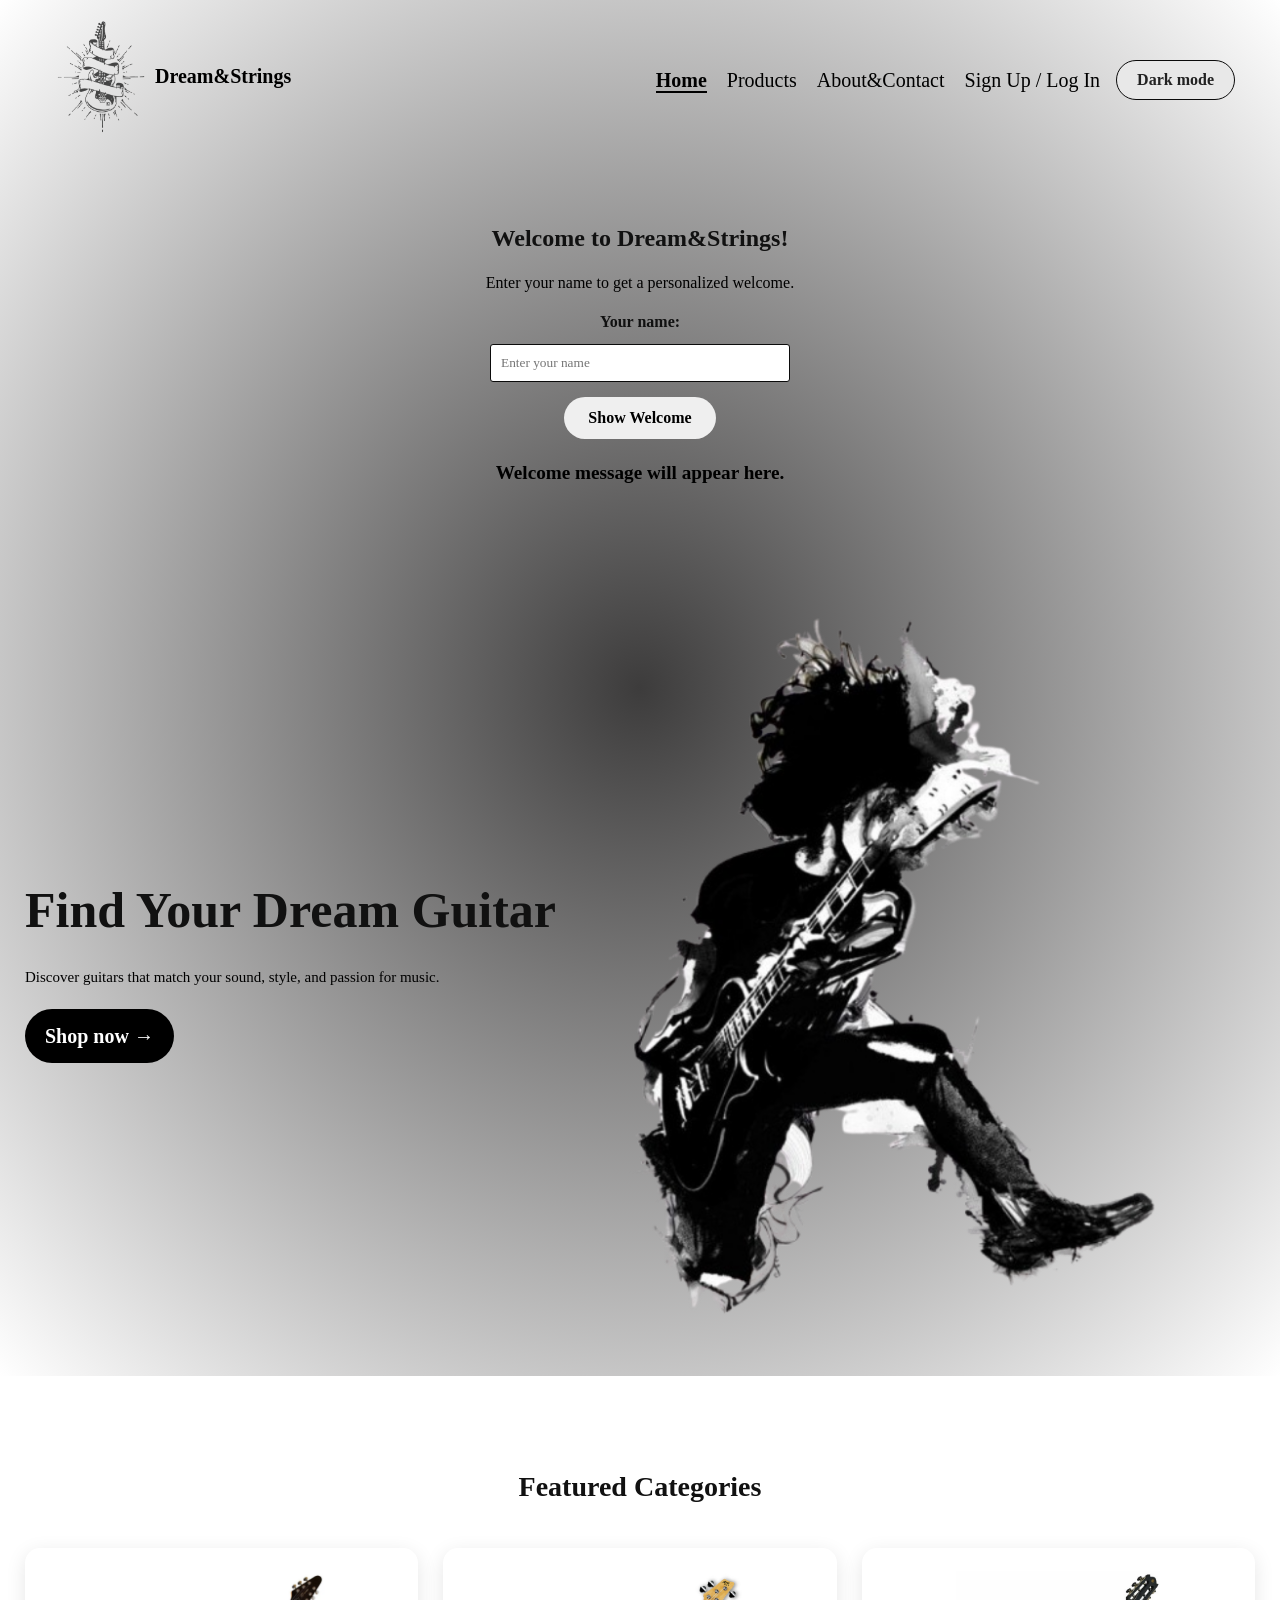
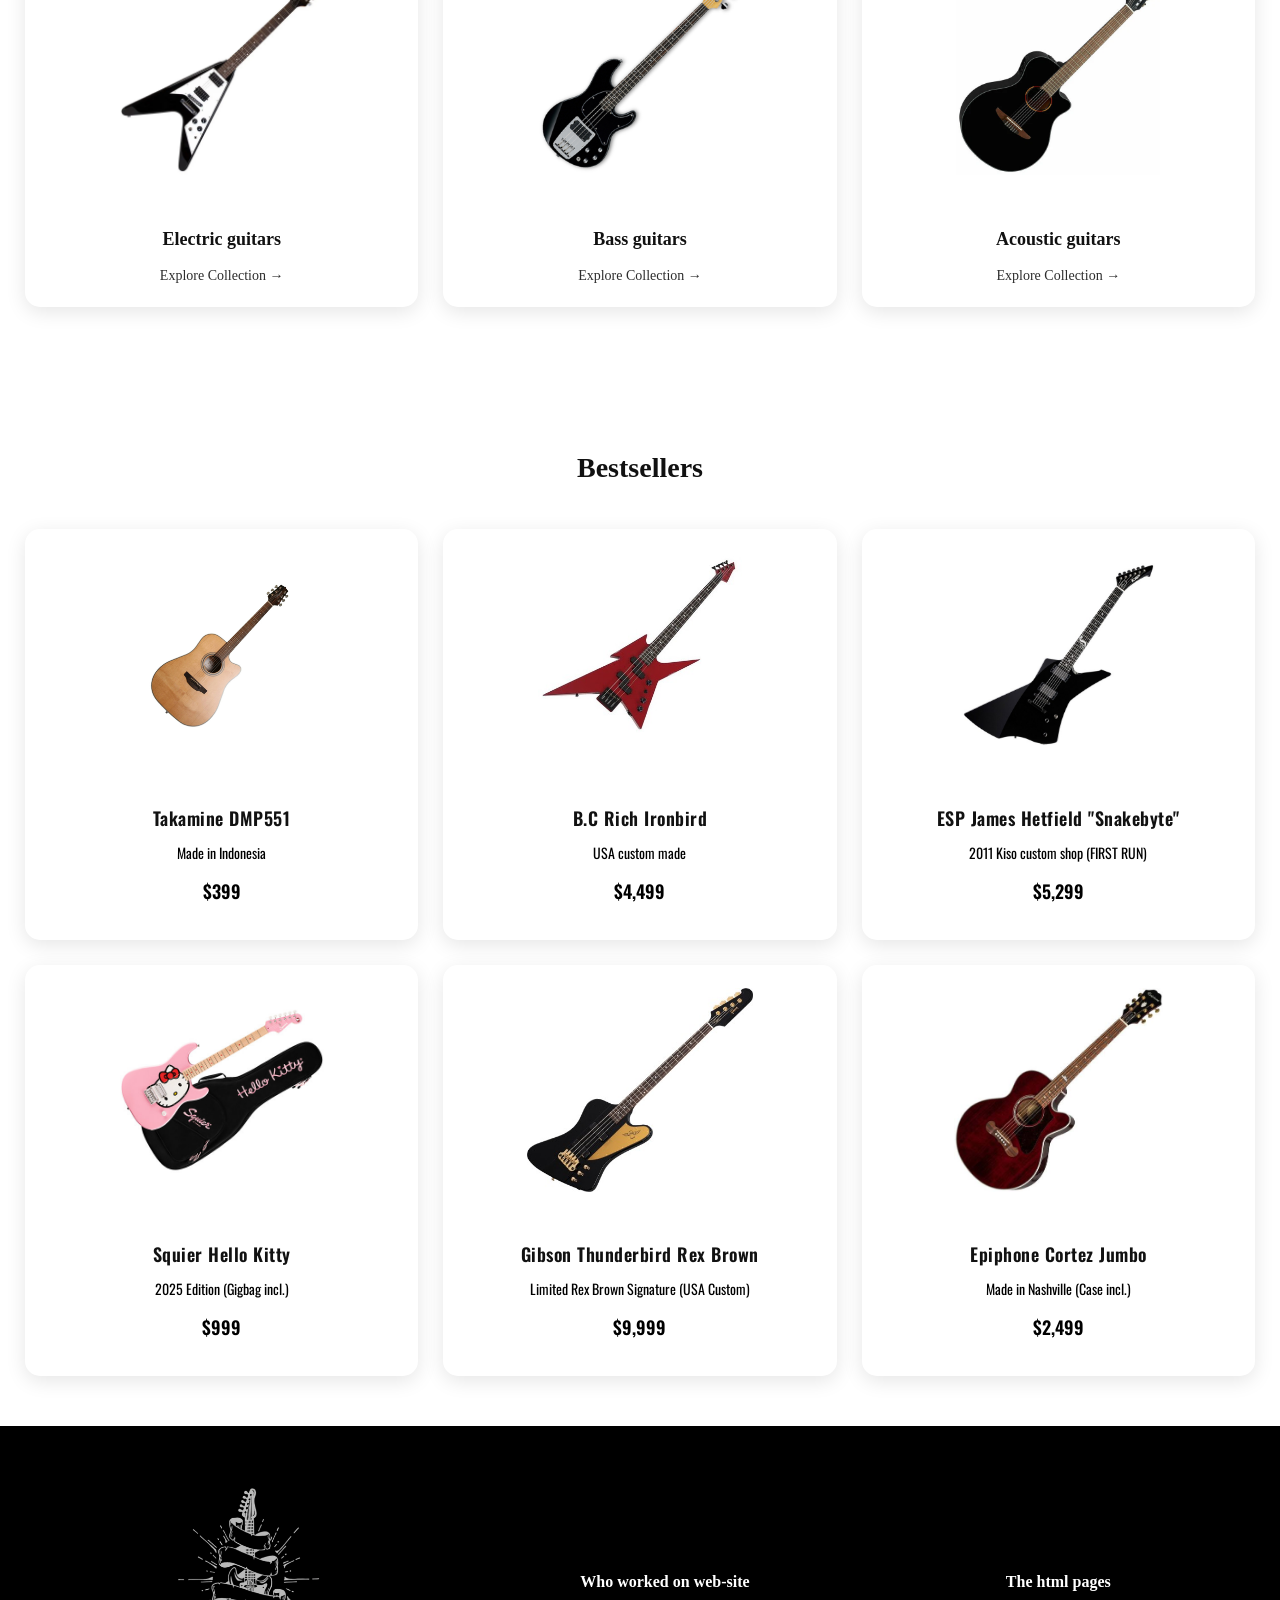
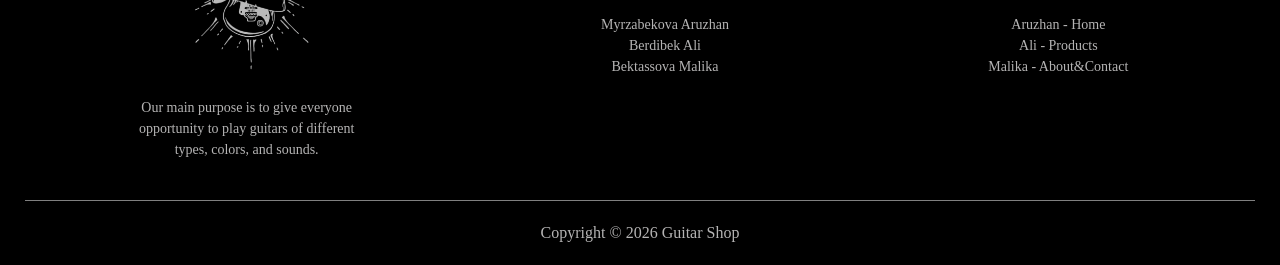
<file: index.html>
<!DOCTYPE html>
<html lang="en">
<head>
  <meta charset="UTF-8">
  <meta name="viewport" content="width=device-width, initial-scale=1.0">
  <title>Guitar shop - Home</title>
  <link rel="stylesheet" href="style1.css">
  <link rel="stylesheet" href="responsive.css">
  <link rel="icon" type="image/x-icon" href="images/logo.png">
</head>
<body class="light-theme">
  <header class="header">
    <div class="container">
      <div class="navbar">
        <div class="logo">
          <img src="images/logo.png" width="110px" alt="Guitar shop logo">
        </div>
        <h3 class="logo-name">Dream&Strings</h3>
        <nav>
          <ul>
            <li><a href="index.html" aria-current="page">Home</a></li>
            <li><a href="products.html">Products</a></li>
            <li><a href="about&contact.html">About&Contact</a></li>
            <li><a href="registration.html" id="accountLink">Sign Up / Log In</a></li>
          </ul>
        </nav>
        <button type="button" id="themeBtn" class="theme-toggle" aria-pressed="false">
          Dark Mode</button>
      </div>
      <section class="welcome-section">
        <h2>Welcome to Dream&Strings!</h2>
        <p>Enter your name to get a personalized welcome.</p>
        <label for="userName">Your name: </label>
        <input type="text" id="userName" placeholder="Enter your name" minlength="2" required>
        <button type="button" id="welcomeBtn">
          Show Welcome
        </button>
        <p id="welcomeMessage" role="status" aria-live="polite">Welcome message will appear here.</p>
      </section>
      <section class="hero">
        <div class="row">
          <div class="hero-text">
            <h1>Find Your Dream Guitar</h1>
            <p>Discover guitars that match your sound, style, and passion for music.</p>
            <a href="products.html" class="btn"> Shop now &#8594;</a>
          </div>
          <div class="hero-image">
            <img src="images/image1.png" alt="Guitar shop hero image">
          </div>
        </div>
      </section>
    </div>
  </header>
  <section class="featured-categories">
    <div class="container">
      <h2 class="title">Featured Categories</h2>
      <div class="category-grid">
        <article class="category-card">
          <a href="products.html#electric" class="category-image">
            <img src="images/category1.webp" alt="Electric guitars">
          </a>
          <div class="category-info">
            <h3>Electric guitars</h3>
            <a href="products.html#electric" class="category-link">Explore Collection &#8594;</a>
          </div>
        </article>
        <article class="category-card">
          <a href="products.html#bass" class="category-image">
            <img src="images/category3.jpeg" alt="Bass guitars">
          </a>
          <div class="category-info">
            <h3>Bass guitars</h3>
            <a href="products.html#bass" class="category-link">Explore Collection &#8594;</a>
          </div>
        </article>
        <article class="category-card">
          <a href="products.html#acoustic" class="category-image">
            <img src="images/category2.webp" alt="Acoustic guitars">
          </a>
          <div class="category-info">
            <h3>Acoustic guitars</h3>
            <a href="products.html#acoustic" class="category-link">Explore Collection &#8594;</a>
          </div>
        </article>
      </div>
    </div>
  </section>
  <section class="bestsellers">
    <div class="container">
      <h2 class="title">Bestsellers</h2>
      <div class="product-grid">
        <article class="product-card">
          <a href="products.html#takamine" class="product-image">
            <img src="images/acoustic1.jpg" alt="Takamine DMP551">
          </a>

          <div class="product-info">
            <h3>Takamine DMP551</h3>
            <p class="product-type">Made in Indonesia</p>
            <p class="product-price">$399</p>
          </div>
        </article>
        <article class="product-card">
          <a href="products.html#bcrich" class="product-image">
            <img src="images/bass1.jpg" alt="B.C Rich Ironbird">
          </a>

          <div class="product-info">
            <h3>B.C Rich Ironbird</h3>
            <p class="product-type">USA custom made</p>
            <p class="product-price">$4,499</p>

          </div>
        </article>
       <article class="product-card">
            <a href="products.html#esp" class="product-image">
                <img src="images/guitar2.jpg" alt="ESP James Hetfield Snakebyte">
            </a>

            <div class="product-info">
                <h3>ESP James Hetfield "Snakebyte"</h3>
                <p class="product-type">2011 Kiso custom shop (FIRST RUN)</p>
                <p class="product-price">$5,299</p>

            </div>
        </article>
        <article class="product-card">
            <a href="products.html#HelloKitty" class="product-image">
                <img src="images/guitar3.jpg" alt="Squier Hello Kitty">
            </a>

            <div class="product-info">
                <h3>Squier Hello Kitty</h3>
                <p class="product-type">2025 Edition (Gigbag incl.)</p>
                <p class="product-price">$999</p>

            </div>
        </article>
        <article class="product-card">
            <a href="products.html#Gibson" class="product-image">
                <img src="images/bass3.jpg" alt="Gibson Thunderbird Rex Brown">
            </a>

            <div class="product-info">
                <h3>Gibson Thunderbird Rex Brown</h3>
                <p class="product-type">Limited Rex Brown Signature (USA Custom)</p>
                <p class="product-price">$9,999</p>

            </div>
        </article>
        <article class="product-card" id="Epiphone">
            <a href="products.html#Epiphone" class="product-image">
                <img src="images/acoustic3.jpg" alt="Epiphone Cortez Jumbo">
            </a>

            <div class="product-info">
                <h3>Epiphone Cortez Jumbo</h3>
                <p class="product-type">Made in Nashville (Case incl.)</p>
                <p class="product-price">$2,499</p>

            </div>
        </article>
      </div>
    </div>
  </section>
  <footer class="footer">
    <div class="container">
      <div class="row">
        <div class="footer-col-1">
          <img src="images/logo-inverted.png" width="125px" alt="Guitar Shop Logo">
          <p>Our main purpose is to give everyone opportunity to play guitars of different types, colors, and sounds.
          </p>
        </div>
        <div class="footer-col-2">
          <h3>Who worked on web-site</h3>
          <ul>
            <li>Myrzabekova Aruzhan</li>
            <li>Berdibek Ali</li>
            <li>Bektassova Malika</li>
          </ul>
        </div>
        <div class="footer-col-3">
          <h3>The html pages</h3>
          <ul>
            <li>Aruzhan - Home</li>
            <li>Ali - Products</li>
            <li>Malika - About&Contact</li>
          </ul>
        </div>
      </div>
      <hr>
      <p class="copyright">Copyright &copy; 2026 Guitar Shop</p>
    </div>
  </footer>
<script src="https://code.jquery.com/jquery-3.7.1.min.js"></script>
<script src="script.js"></script>
</body>
</html>
</file>
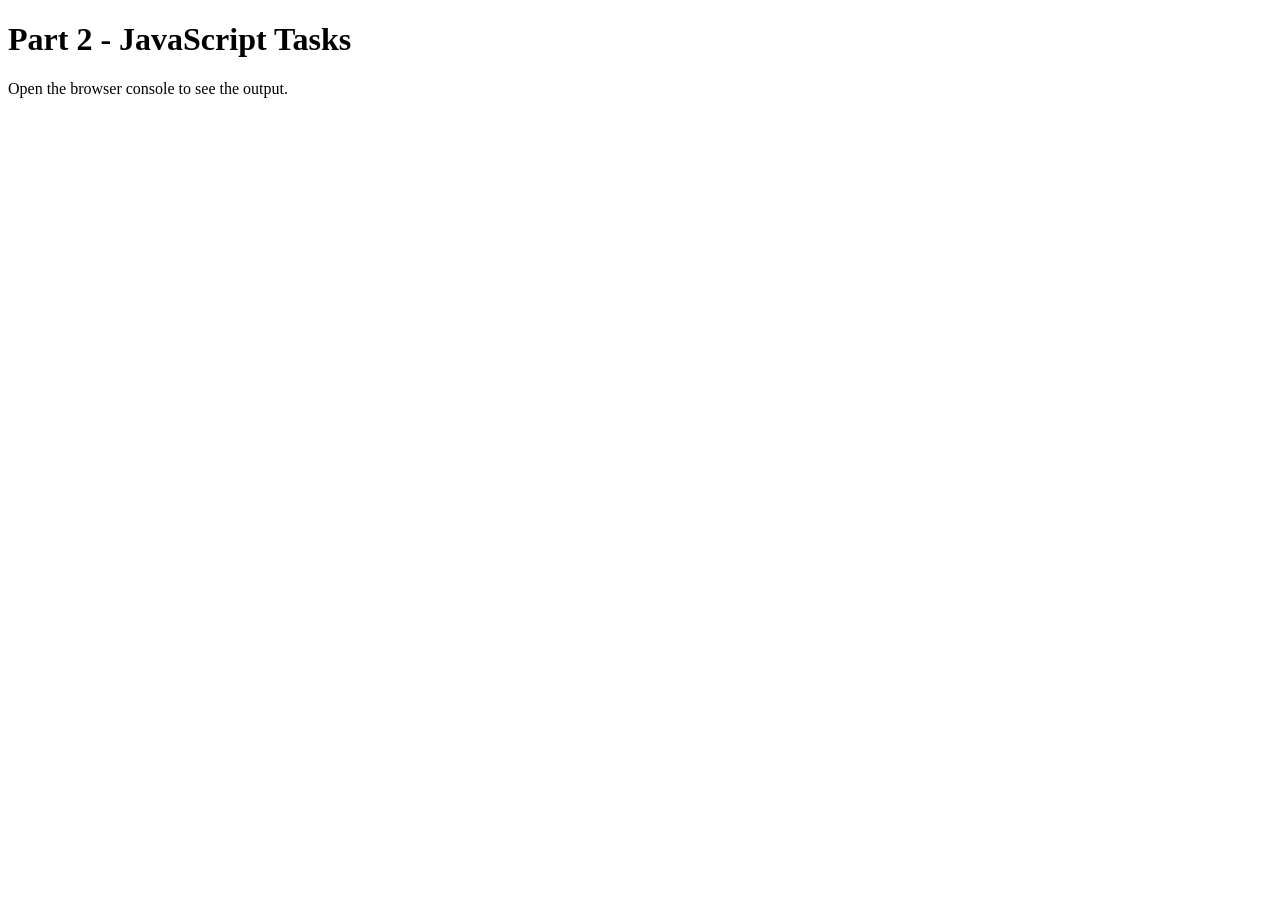
<file: part2_javascript/index.html>
<!DOCTYPE html>
<html lang="en">
    <head>
        <meta charset="UTF-8">
        <title>Part 2 - JavaScript</title>
    </head>
    <body>
        <h1>Part 2 - JavaScript Tasks</h1>
        <p>Open the browser console to see the output.</p>
        <script src="script.js"></script>
    </body>
</html>
</file>
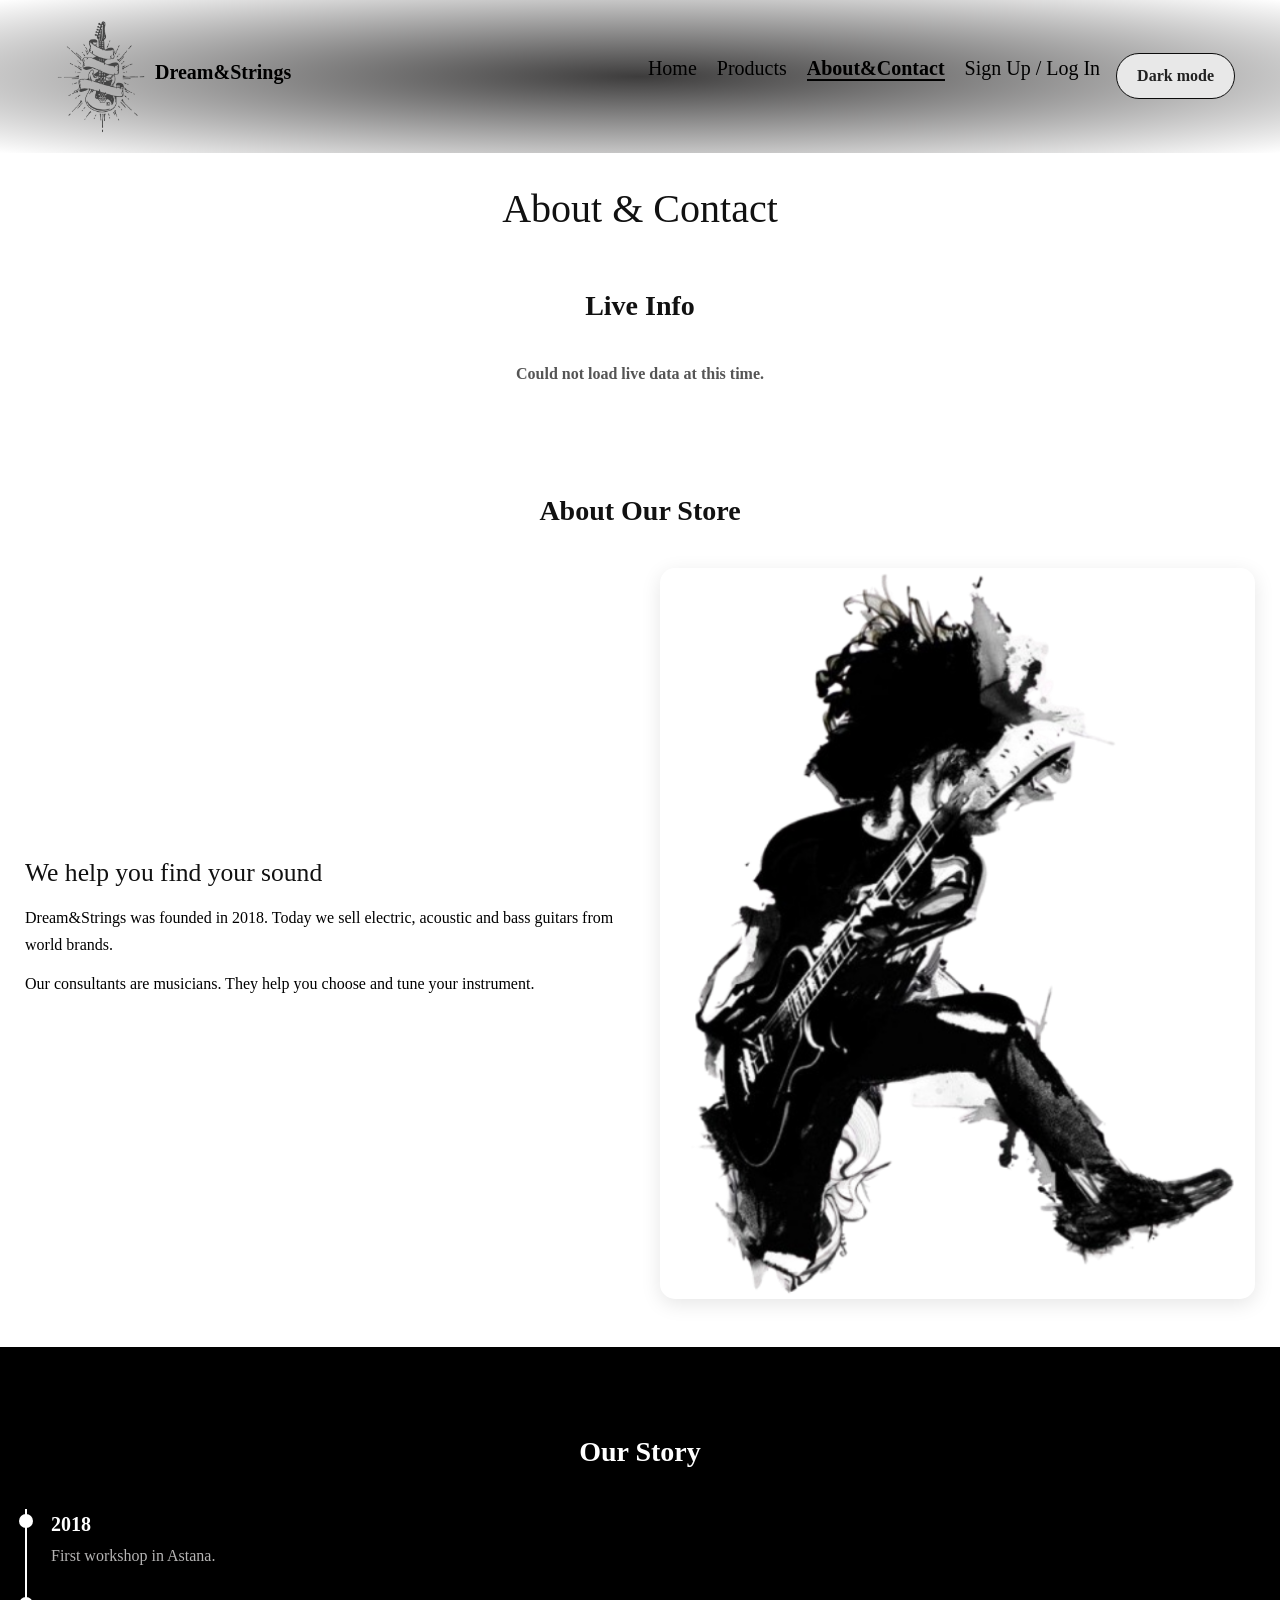
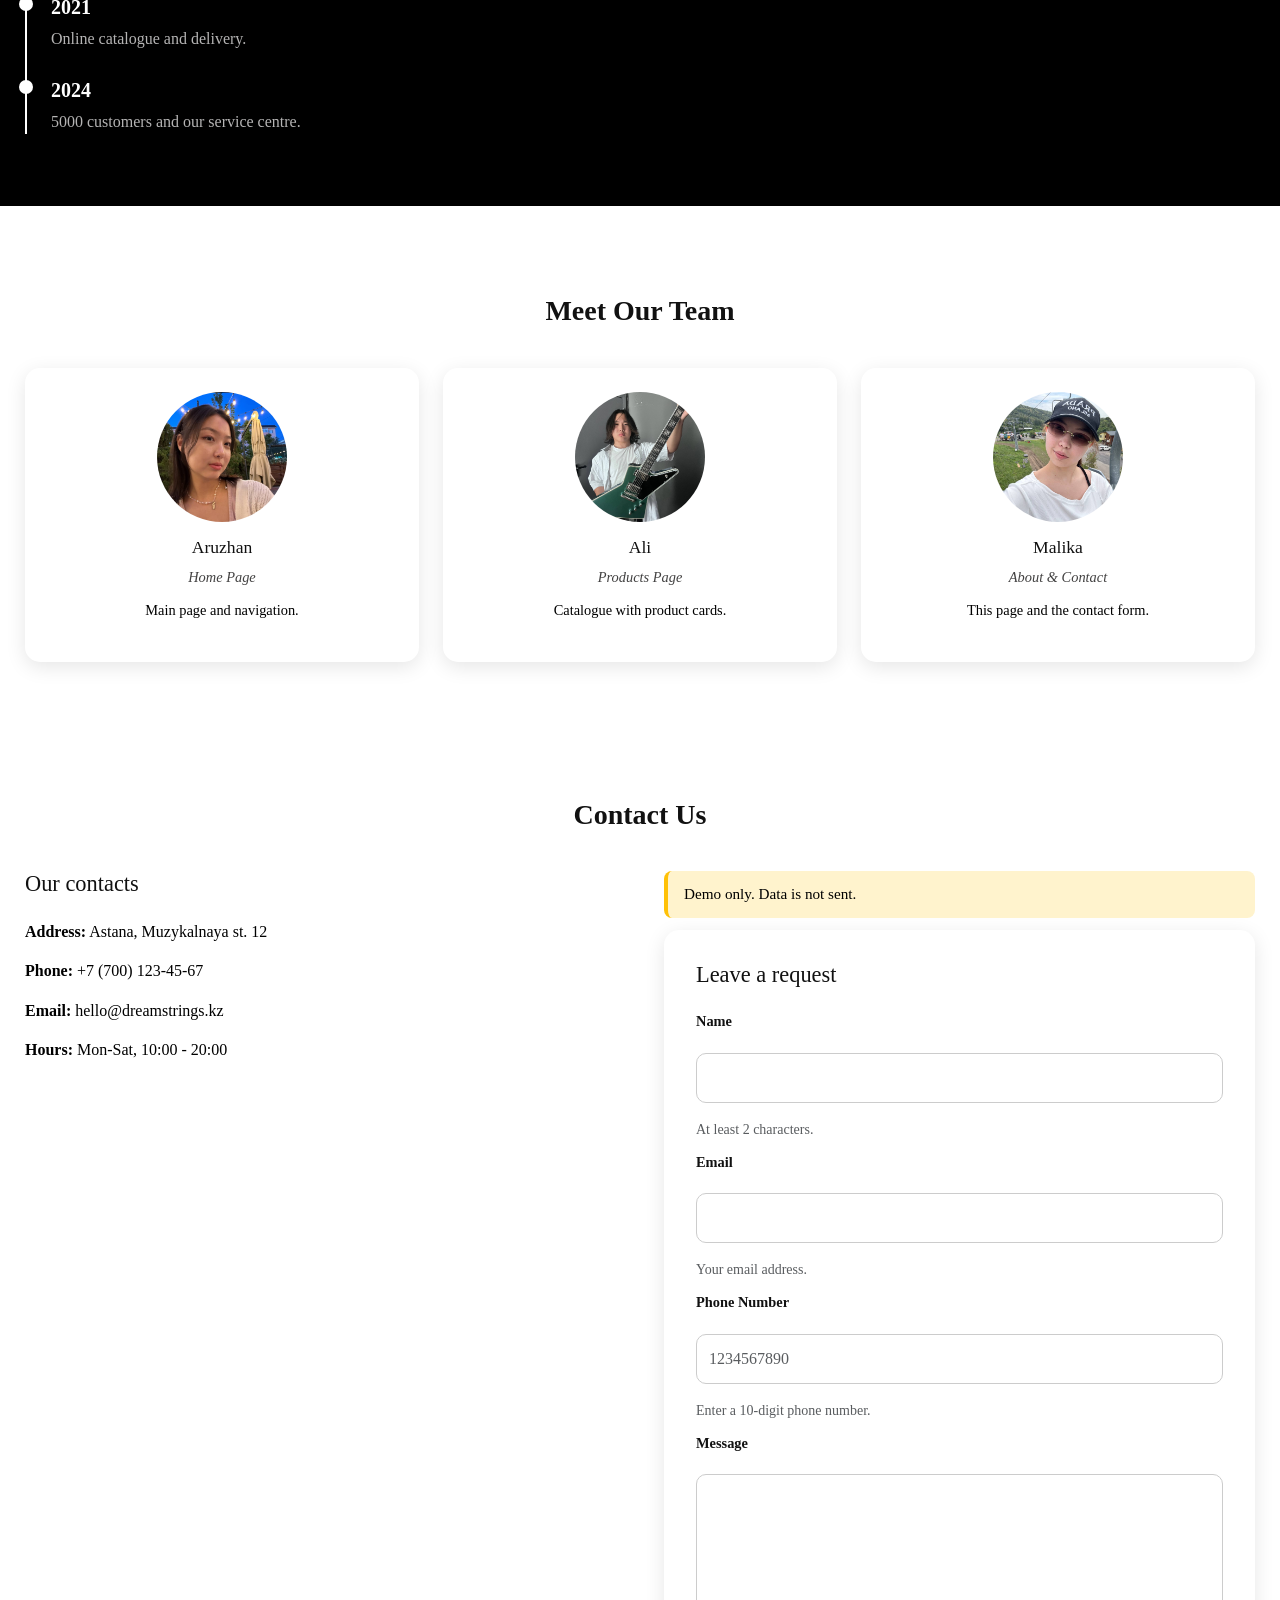
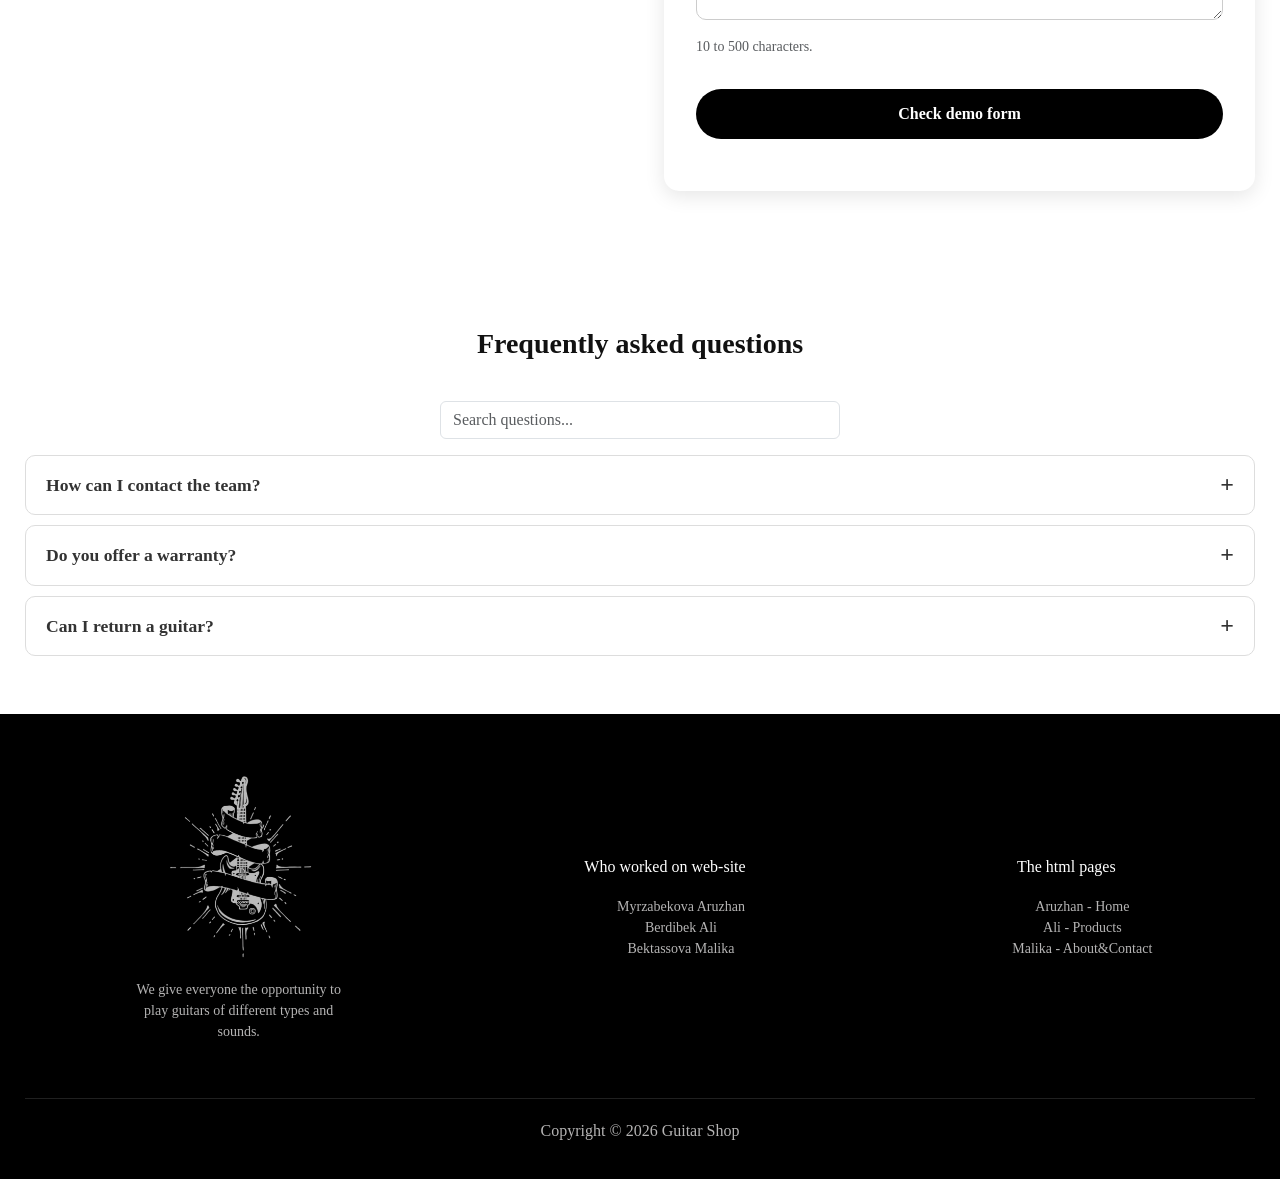
<file: about&contact.html>
<!DOCTYPE html>
<html lang="en">

<head>
  <meta charset="UTF-8">
  <meta name="viewport" content="width=device-width, initial-scale=1.0">
  <title>About & Contact - Guitar Shop</title>
  <link rel="stylesheet" href="https://cdn.jsdelivr.net/npm/bootstrap@5.3.2/dist/css/bootstrap.min.css">
  <link rel="stylesheet" href="style1.css">
  <link rel="stylesheet" href="responsive.css">
  <link rel="icon" type="image/x-icon" href="images/logo.png">
</head>

<body>
  <header class="header">
    <div class="container">
      <div class="navbar">
        <div class="logo">
          <img src="images/logo.png" width="110" height="40" alt="Guitar shop logo">
        </div>
        <h3 class="logo-name">Dream&Strings</h3>
        <nav aria-label="Main navigation">
          <ul>
            <li><a href="index.html">Home</a></li>
            <li><a href="products.html">Products</a></li>
            <li><a href="about&contact.html" aria-current="page">About&Contact</a></li>
            <li><a href="registration.html" id="accountLink">Sign Up / Log In</a></li>
          </ul>
        </nav>
        <button type="button" id="themeBtn" class="theme-toggle" aria-pressed="false">
          Dark Mode</button>
      </div>
    </div>
  </header>
  <main id="main-content">
    <h1 class="page-title">About & Contact</h1>
    <section class="api-section container" style="text-align: center; margin-bottom: 20px;">
      <h2 class="title">Live Info</h2>
      <p id="apiData" style="font-weight: bold; color: #555;">Loading dynamic data...</p>
    </section>
    <section class="about-section">
      <div class="container">
        <h2 class="title">About Our Store</h2>
        <div class="about-row">
          <div class="about-text">
            <h3>We help you find your sound</h3>
            <p>Dream&Strings was founded in 2018. Today we sell electric, acoustic and bass guitars from world brands.
            </p>
            <p>Our consultants are musicians. They help you choose and tune your instrument.</p>
          </div>
          <img src="images/image1.png" alt="Our Store" width="600" height="400">
        </div>
      </div>
    </section>
    <section class="story-section">
      <div class="container">
        <h2 class="title">Our Story</h2>
        <ul class="history-list">
          <li>
            <strong>2018</strong>
            <span>First workshop in Astana.</span>
          </li>
          <li>
            <strong>2021</strong>
            <span>Online catalogue and delivery.</span>
          </li>
          <li>
            <strong>2024</strong>
            <span>5000 customers and our service centre.</span>
          </li>
        </ul>
      </div>
    </section>
    <section class="team-section">
      <div class="container">
        <h2 class="title">Meet Our Team</h2>
        <div class="team-grid">
          <article class="team-card">
            <img src="images/team1.jpg" alt="Aruzhan" width="130" height="130">
            <h3>Aruzhan</h3>
            <p class="role">Home Page</p>
            <p>Main page and navigation.</p>
          </article>
          <article class="team-card">
            <img src="images/team2.jpg" alt="Ali" width="130" height="130">
            <h3>Ali</h3>
            <p class="role">Products Page</p>
            <p>Catalogue with product cards.</p>
          </article>
          <article class="team-card">
            <img src="images/team3.jpg" alt="Malika" width="130" height="130">
            <h3>Malika</h3>
            <p class="role">About & Contact</p>
            <p>This page and the contact form.</p>
          </article>
        </div>
      </div>
    </section>
    <section class="contact-section">
      <div class="container">
        <h2 class="title">Contact Us</h2>
        <div class="contact-row">
          <div class="contact-details">
            <h3>Our contacts</h3>
            <p><strong>Address:</strong> Astana, Muzykalnaya st. 12</p>
            <p><strong>Phone:</strong> +7 (700) 123-45-67</p>
            <p><strong>Email:</strong> hello@dreamstrings.kz</p>
            <p><strong>Hours:</strong> Mon-Sat, 10:00 - 20:00</p>
          </div>
          <div class="form-wrapper">
            <p id="demo-note" class="demo-note">Demo only. Data is not sent.</p>
            <div id="successMessage" class="alert alert-success d-none" role="alert">Demo only: your request was successfully validated! No data was sent.</div>
            <form id="contactForm" class="feedback-form needs-validation" action="demo-result.html" method="get" aria-describedby="demo-note" novalidate>
              <h3>Leave a request</h3>
              <label for="full-name" class="form-label">Name</label>
              <input type="text" class="form-control" id="full-name" name="fullName" autocomplete="name" minlength="2" required>
              <div class="form-text">At least 2 characters.</div>
              <div class="invalid-feedback">Please enter at least 2 characters.</div>
              <label for="email" class="form-label">Email</label>
              <input type="email" class="form-control" id="email" name="email" autocomplete="email" required>
              <div class="form-text">Your email address.</div>
              <div class="invalid-feedback">Please enter a valid email.</div>
              <label for="phone" class="form-label">Phone Number</label>
              <input type="tel" class="form-control" id="phone" name="phone" pattern="[0-9]{10}" placeholder="1234567890" required>
              <div class="form-text">Enter a 10-digit phone number.</div>
              <div class="invalid-feedback">Please enter a valid 10-digit phone number.</div>
              <label for="message" class="form-label">Message</label>
              <textarea class="form-control" id="message" name="message" rows="5" minlength="10" maxlength="500" required></textarea>
              <div class="form-text">10 to 500 characters.</div>
              <div class="invalid-feedback">Message must be 10-500 characters.</div>
              <button type="submit" class="btn">Check demo form</button>
            </form>
          </div>
        </div>
      </div>
    </section>
    <section id="faq" class="faq-section">
      <div class="container">
        <h2 class="title">Frequently asked questions</h2>
        <input type="search" id="faqSearch" class="form-control mb-3" placeholder="Search questions..." style="max-width: 400px; margin: 0 auto 20px;">
        <div class="faq-list">
          <div class="faq-item">
            <button class="faq-question" aria-expanded="false">How can I contact the team?</button>
            <div class="faq-answer">
              <p>Use the contact information on this page.</p>
            </div>
          </div>
          <div class="faq-item">
            <button class="faq-question" aria-expanded="false">Do you offer a warranty?</button>
            <div class="faq-answer">
              <p>Yes, all guitars come with a 24-month warranty.</p>
            </div>
          </div>
          <div class="faq-item">
            <button class="faq-question" aria-expanded="false">Can I return a guitar?</button>
            <div class="faq-answer">
              <p>Yes, within 14 days in original condition.</p>
            </div>
          </div>
        </div>
      </div>
    </section>
  </main>
  <footer class="footer">
    <div class="container">
      <div class="row">
        <div class="footer-col-1">
          <img src="images/logo-inverted.png" width="125" height="50" alt="Guitar shop logo">
          <p>We give everyone the opportunity to play guitars of different types and sounds.</p>
        </div>
        <div class="footer-col-2">
          <h3>Who worked on web-site</h3>
          <ul>
            <li>Myrzabekova Aruzhan</li>
            <li>Berdibek Ali</li>
            <li>Bektassova Malika</li>
          </ul>
        </div>
        <div class="footer-col-3">
          <h3>The html pages</h3>
          <ul>
            <li>Aruzhan - Home</li>
            <li>Ali - Products</li>
            <li>Malika - About&Contact</li>
          </ul>
        </div>
      </div>
      <hr>
      <p class="copyright">Copyright &copy; 2026 Guitar Shop</p>
    </div>
  </footer>
  <script src="https://code.jquery.com/jquery-3.7.1.min.js"></script>
  <script src="script.js"></script>
  <script src="https://cdn.jsdelivr.net/npm/bootstrap@5.3.2/dist/js/bootstrap.bundle.min.js"></script>
</body>
</html>
</file>
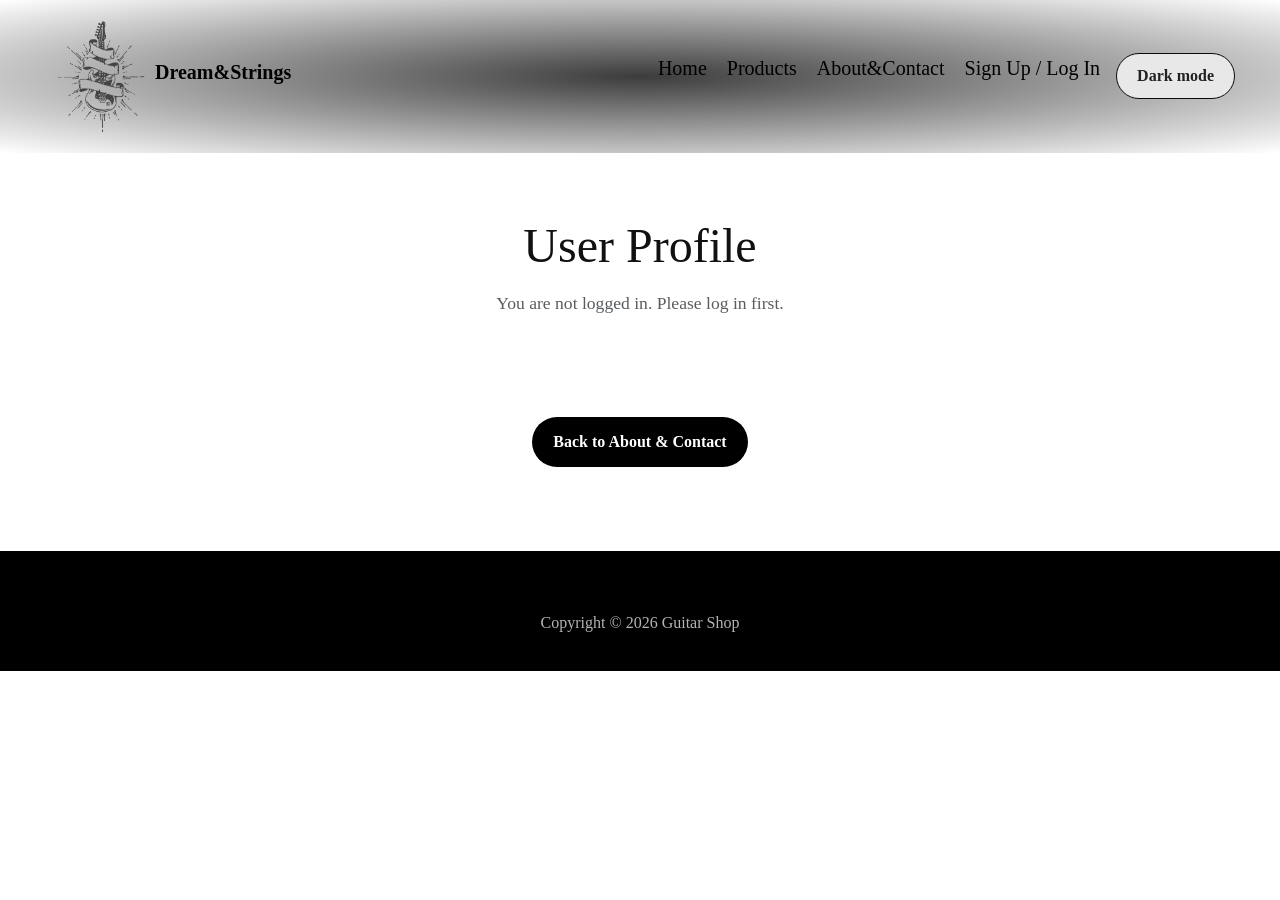
<file: demo-result.html>
<!DOCTYPE html>
<html lang="en">

<head>
  <meta charset="UTF-8">
  <meta name="viewport" content="width=device-width, initial-scale=1.0">
  <title>Demo Result - Guitar Shop</title>
  <link rel="stylesheet" href="https://cdn.jsdelivr.net/npm/bootstrap@5.3.2/dist/css/bootstrap.min.css">
  <link rel="stylesheet" href="style1.css">
  <link rel="stylesheet" href="responsive.css">
  <link rel="icon" type="image/x-icon" href="images/logo.png">
</head>

<body>
  <header class="header">
    <div class="container">
      <div class="navbar">
        <div class="logo">
          <img src="images/logo.png" width="110" height="40" alt="Guitar shop logo">
        </div>
        <h3 class="logo-name">Dream&Strings</h3>
        <nav aria-label="Main navigation">
          <ul>
            <li><a href="index.html">Home</a></li>
            <li><a href="products.html">Products</a></li>
            <li><a href="about&contact.html">About&Contact</a></li>
            <li><a href="registration.html" id="accountLink">Sign Up / Log In</a></li>
          </ul>
        </nav>
        <button type="button" id="themeBtn" class="theme-toggle" aria-pressed="false">
        Dark Mode</button>
      </div>
    </div>
  </header>
  <main id="main-content">
    <section class="demo-result">
      <div class="container">
        <h1 id="welcomeTitle">User Profile</h1>
        <p id="loginRequired" class="text-muted mt-3">You are not logged in. Please log in first.</p>
        <div id="profileData" class="mt-4 p-4 border rounded" style="text-align: left; max-width: 500px; margin: 0 auto; display: none;">
          <p><strong>Name:</strong>
            <span id="pFirstName"></span>
            <span id="pLastName"></span></p>
            <p><strong>Email:</strong>
              <span id="pEmail"></span></p>
              <p><strong>Phone:</strong>
                <span id="pPhone"></span></p>
              </div>
              <button id="logoutBtn" class="btn btn-danger mt-3" style="display: none;">Log Out</button><br><br>
              <a href="about&contact.html" class="btn">Back to About & Contact</a></div>
            </section>
          </main>
          
          <footer class="footer">
            <div class="container">
              <p class="copyright">Copyright &copy; 2026 Guitar Shop</p>
            </div>
          </footer>
          <script src="https://code.jquery.com/jquery-3.7.1.min.js"></script>
          <script src="script.js"></script>
        </body>
        </html>
</file>
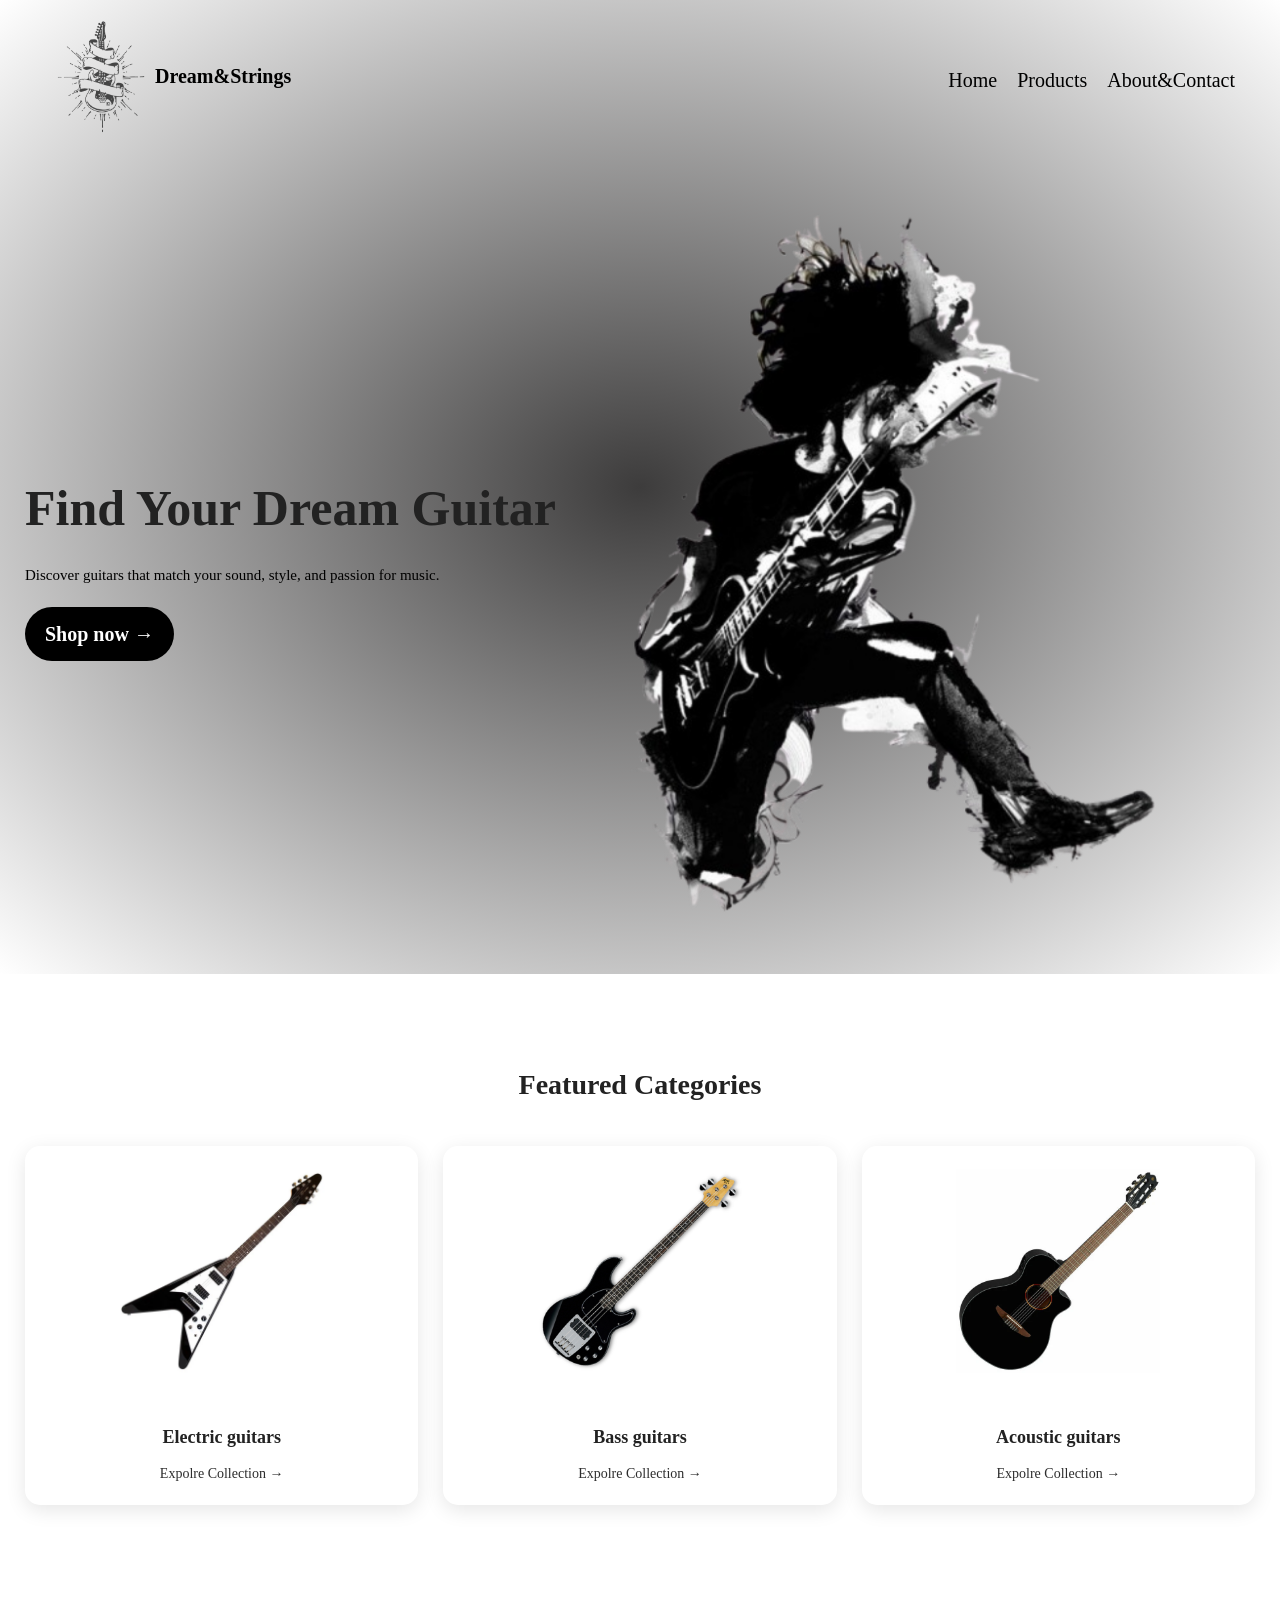
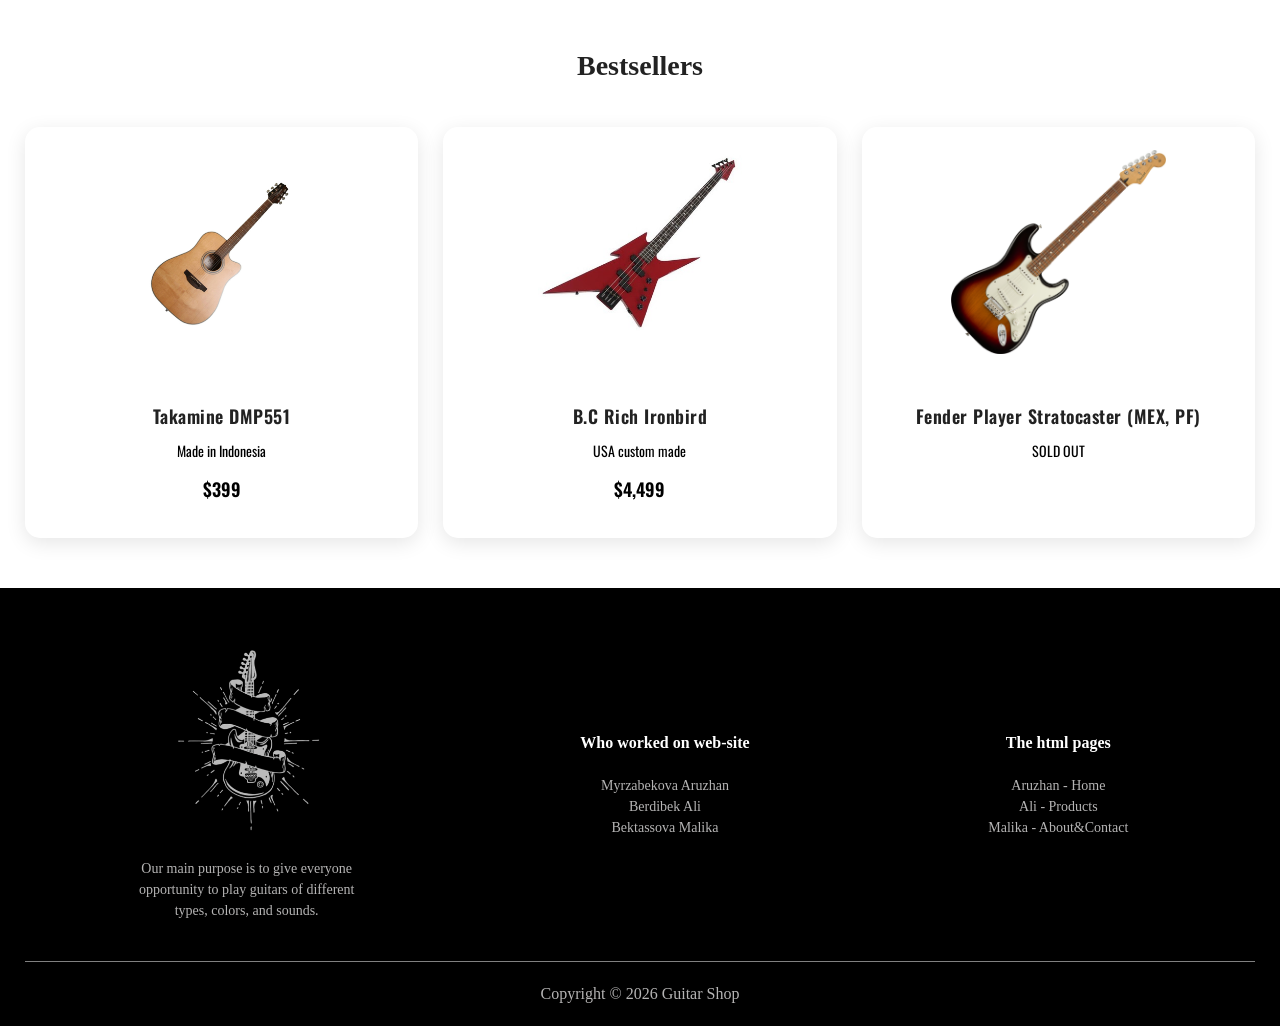
<file: Home guitar.html>
<!DOCTYPE html>
<html lang="en">

<head>
  <meta charset="UTF-8">
  <title>Guitar shop - Home</title>
  <link rel="stylesheet" href="style1.css">
  <link rel="stylesheet" href="responsive.css">
  
</head>
<body>
  <header class="header">
    <div class="container">
      <div class="navbar">
        <div class="logo">
          <img src="images/logo.png" width="110px" alt="Guitar shop logo">
        </div>
        <h3 class="logo-name">Dream&Strings</h3>
        <nav>
          <ul>
            <li><a href="Home guitar.html" class="active">Home</a></li>
            <li><a href="products.html">Products</a></li>
            <li><a href="about&contact.html">About&Contact</a></li>
          </ul>
        </nav>
      </div>
      <section class="hero">
        <div class="row">
          <div class="hero-text">
            <h1>Find Your Dream Guitar</h1>
            <p>Discover guitars that match your sound, style, and passion for music.</p>
            <a href="products.html" class="btn"> Shop now &#8594;</a>
          </div>
          <div class="hero-image">
            <img src="images/image1.png">
          </div>
        </div>
      </section>
    </div>
  </header>
  <section class="featured-categories">
    <div class="container">
      <h2 class="title">Featured Categories</h2>
      <div class="category-grid">
        <article class="category-card">
          <a href="products.html#electric" class="category-image">
            <img src="images/category1.webp">
          </a>
          <div class="category-info">
            <h3>Electric guitars</h3>
            <a href="products.html#electric" class="category-link">Expolre Collection &#8594;</a>
          </div>
        </article>
        <article class="category-card">
          <a href="products.html#bass" class="category-image">
            <img src="images/category3.jpeg">
          </a>
          <div class="category-info">
            <h3>Bass guitars</h3>
            <a href="products.html#bass" class="category-link">Expolre Collection &#8594;</a>
          </div>
        </article>
        <article class="category-card">
          <a href="products.html#acoustic" class="category-image">
            <img src="images/category2.webp">
          </a>
          <div class="category-info">
            <h3>Acoustic guitars</h3>
            <a href="products.html#acoustic" class="category-link">Expolre Collection &#8594;</a>
          </div>
        </article>
      </div>
    </div>
  </section>
  <section class="bestsellers">
    <div class="container">
      <h2 class="title">Bestsellers</h2>
      <div class="product-grid">
        <article class="product-card">
          <a href="products.html#takamine" class="product-image">
            <img src="images/acoustic1.jpg" alt="takamine">
          </a>

          <div class="product-info">
            <h3>Takamine DMP551</h3>
            <p class="product-type">Made in Indonesia</p>
            <p class="product-price">$399</p>
          </div>
        </article>
        <article class="product-card" >
          <a href="products.html#bcrich" class="product-image">
            <img src="images/bass1.jpg" alt="bcrich">
          </a>

          <div class="product-info">
            <h3>B.C Rich Ironbird</h3>
            <p class="product-type">USA custom made</p>
            <p class="product-price">$4,499</p>

          </div>
        </article>
        <article class="product-card">
          <a href="products.html#electric" class="product-image">
            <img src="images/product1.jpeg" alt="fender">
          </a>
          <div class="product-info">
            <h3>Fender Player Stratocaster (MEX, PF)</h3>
            <p class="product-type">SOLD OUT</p>
          </div>
        </article>
      </div>
    </div>
  </section>
  <footer class="footer">
    <div class="container">
      <div class="row">
        <div class="footer-col-1">
          <img src="images/logo-inverted.png" width="125px">
          <p>Our main purpose is to give everyone opportunity to play guitars of different types, colors, and sounds.
          </p>
        </div>
        <div class="footer-col-2">
          <h3>Who worked on web-site</h3>
          <ul>
            <li>Myrzabekova Aruzhan</li>
            <li>Berdibek Ali</li>
            <li>Bektassova Malika</li>
          </ul>
        </div>
        <div class="footer-col-3">
          <h3>The html pages</h3>
          <ul>
            <li>Aruzhan - Home</li>
            <li>Ali - Products</li>
            <li>Malika - About&Contact</li>
          </ul>
        </div>
      </div>
      <hr>
      <p class="copyright">Copyright &copy 2026 Guitar Shop</p>
    </div>
  </footer>
</body>

</html>
</file>
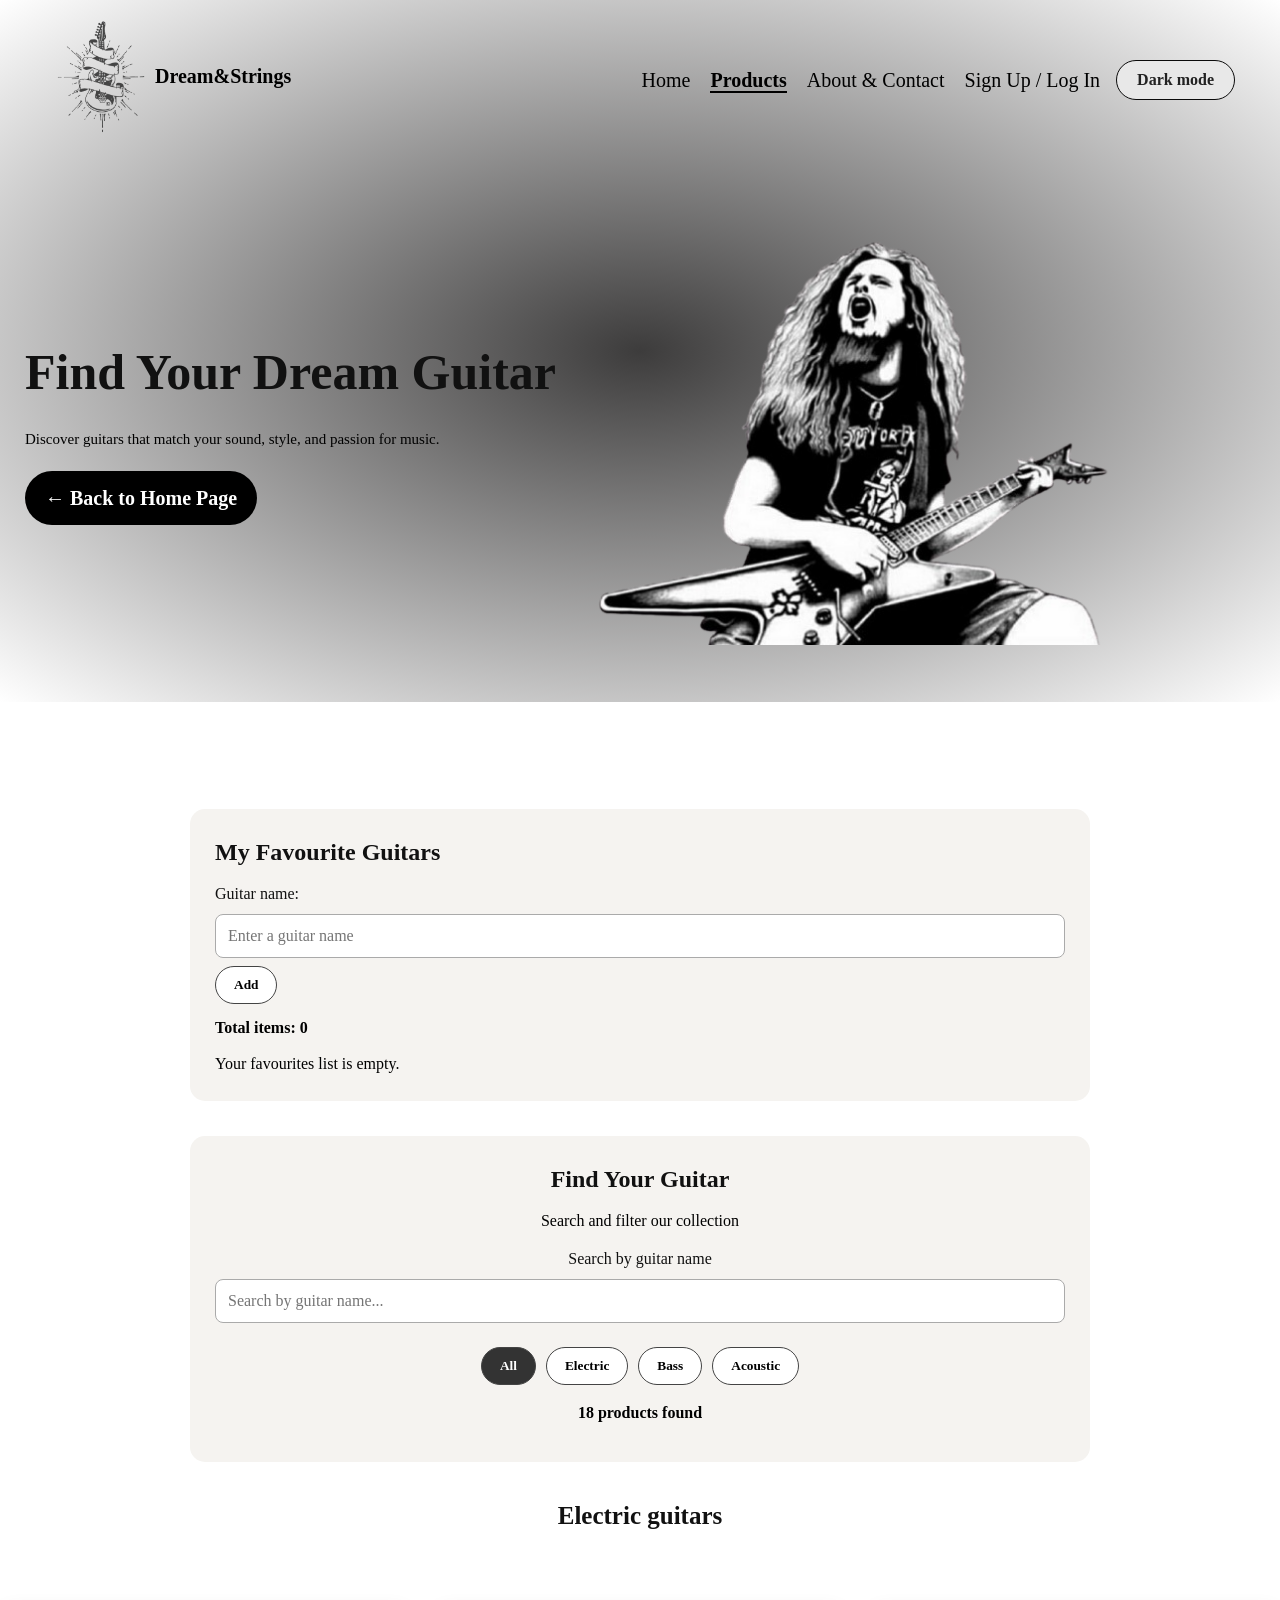
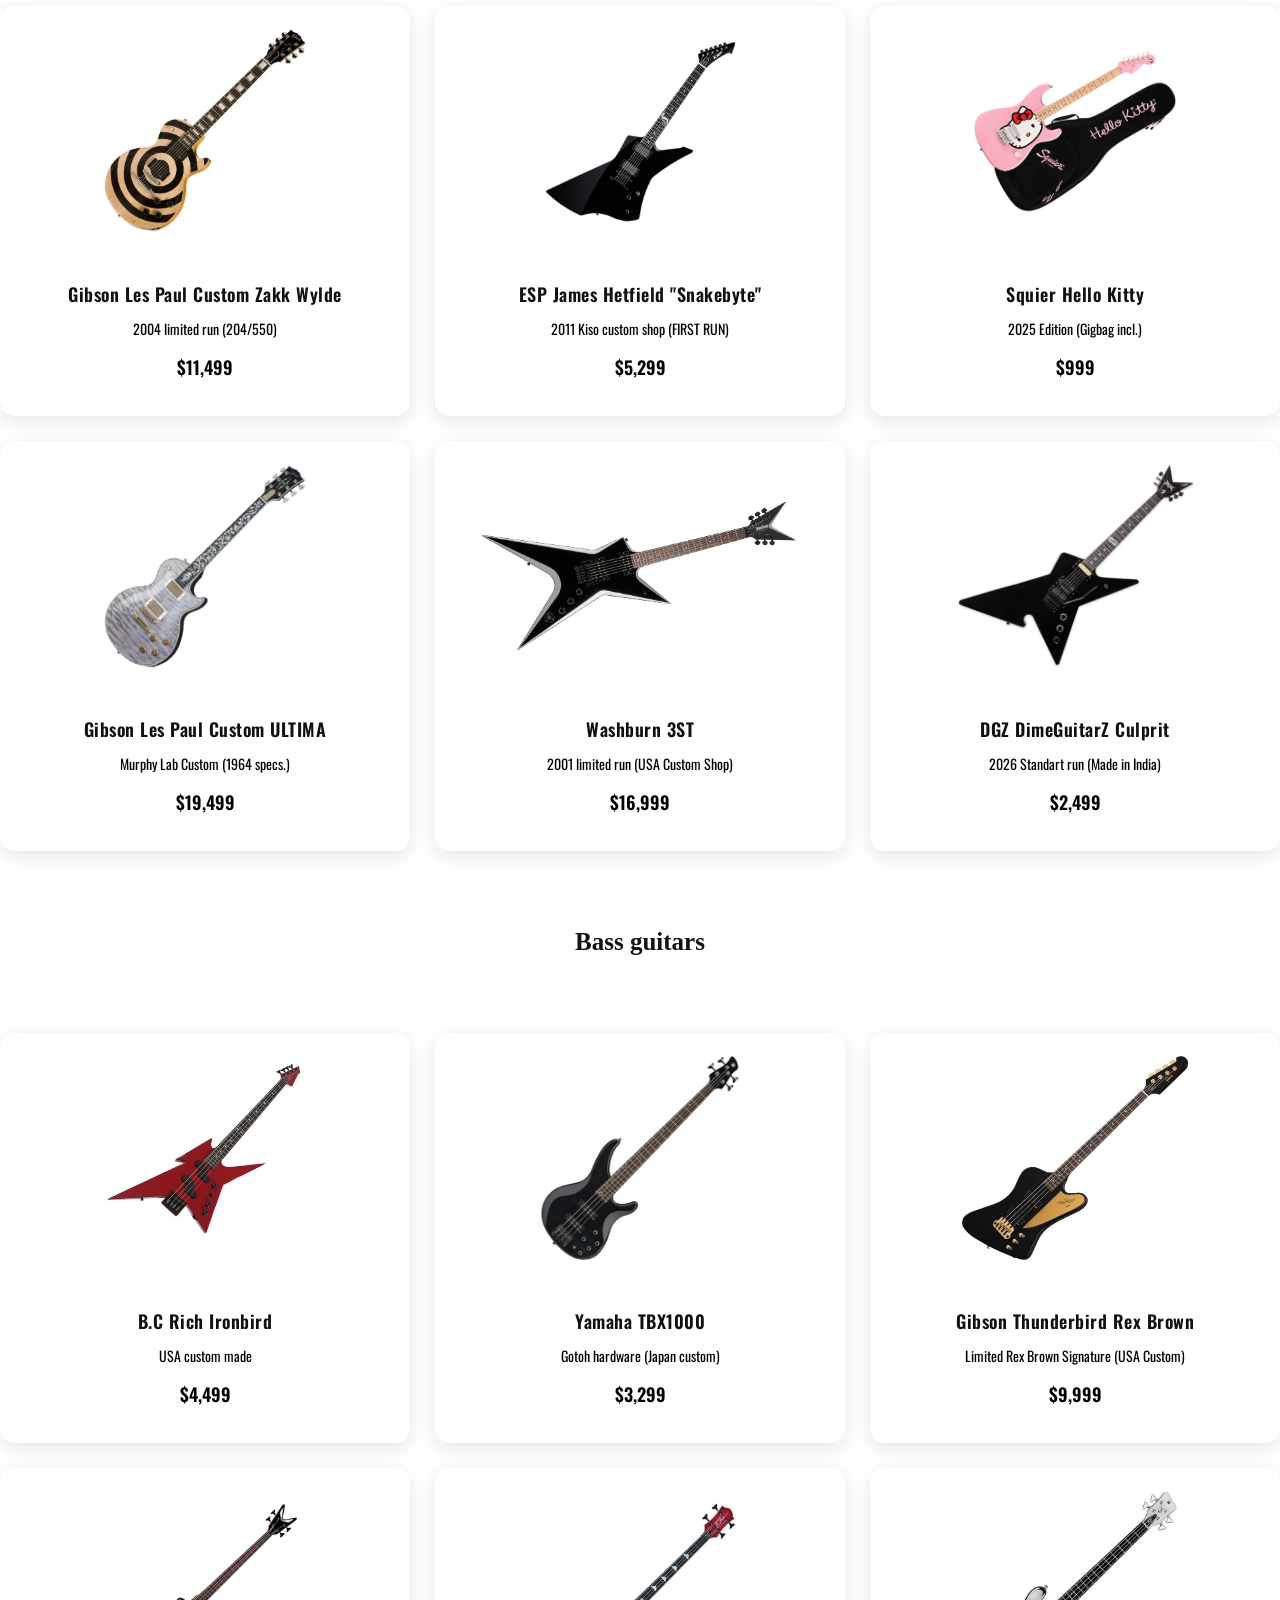
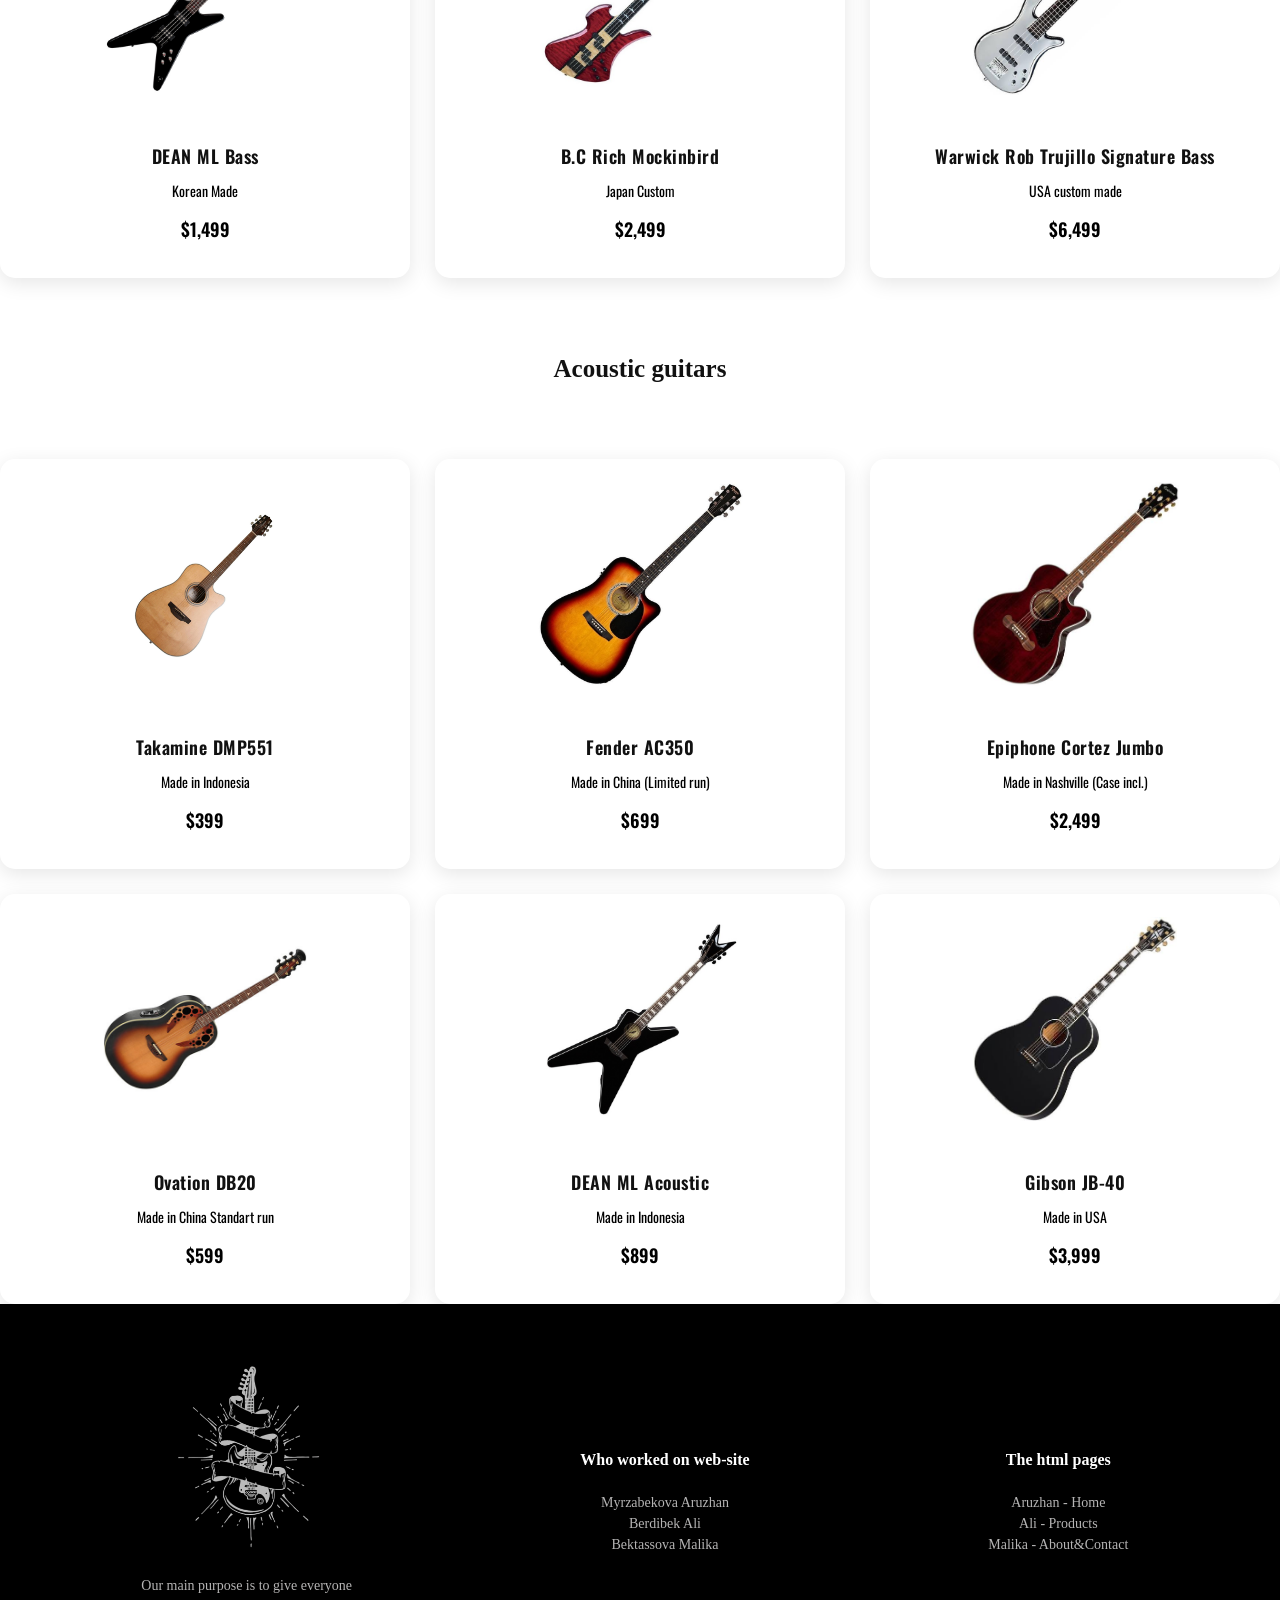
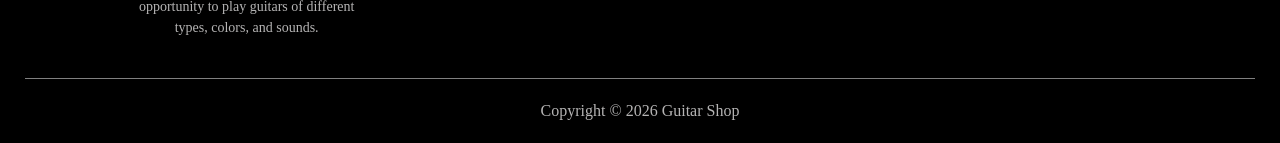
<file: products.html>
<!DOCTYPE html>
<html lang="en">

<head>
    <meta charset="UTF-8">
    <meta name="viewport" content="width=device-width, initial-scale=1.0">
    <title>Guitar shop - Products</title>
    <link rel="stylesheet" href="style1.css">
    <link rel="stylesheet" href="responsive.css">
</head>

<body>
    <header class="header">
        <div class="container">
            <div class="navbar">
                <div class="logo">
                    <img src="images/logo.png" width="110px" alt="Guitar shop logo">
                </div>

                <h3 class="logo-name">Dream&amp;Strings</h3>

                <nav>
                    <ul>
                        <li><a href="index.html">Home</a></li>
                        <li><a href="products.html" class="active" aria-current="page">Products</a></li>
                        <li><a href="about&amp;contact.html">About &amp; Contact</a></li>
                        <li><a href="registration.html" id="accountLink">Sign Up / Log In</a></li>
                    </ul>
                </nav>

                <button type="button" id="themeBtn" class="theme-toggle" aria-pressed="false">
                    Dark Mode
                </button>
            </div>

            <section class="hero">
                <div class="row">
                    <div class="hero-text">
                        <h1>Find Your Dream Guitar</h1>
                        <p>Discover guitars that match your sound, style, and passion for music.</p>
                        <a href="index.html" class="btn">← Back to Home Page</a>
                    </div>

                    <div class="hero-image">
                        <img src="images/dimebag.png" alt="Electric guitar on the Dream and Strings products page">
                    </div>
                </div>
            </section>
        </div>
    </header>

    <br>
    <br>
    <br>

    <section class="favourites-section" id="favourites">
        <h2>My Favourite Guitars</h2>

        <form id="favouriteForm">
            <label for="favouriteInput">Guitar name:</label>
            <input type="text" id="favouriteInput" placeholder="Enter a guitar name">
            <button type="submit">Add</button>
        </form>

        <p id="favouriteCount">Total items: 0</p>
        <ul id="favouriteList"></ul>
        <p id="favouriteError" role="status"></p>
        <p id="emptyFavourites">Your favourites list is empty.</p>
        <p id="favouriteStatus" role="status" aria-live="polite" hidden></p>
    </section>

    <section class="product-search" id="live-search">
        <h2>Find Your Guitar</h2>
        <p>Search and filter our collection</p>

        <label for="searchInput">Search by guitar name</label>
        <input type="search" id="searchInput" placeholder="Search by guitar name...">

        <div class="filter-buttons" role="group" aria-label="Guitar category">
            <button type="button" class="filter-btn active" data-category="all" aria-pressed="true">All</button>
            <button type="button" class="filter-btn" data-category="electric" aria-pressed="false">Electric</button>
            <button type="button" class="filter-btn" data-category="bass" aria-pressed="false">Bass</button>
            <button type="button" class="filter-btn" data-category="acoustic" aria-pressed="false">Acoustic</button>
        </div>

        <p id="resultCount" aria-live="polite"></p>
        <p id="noResults" hidden>No results found.</p>
    </section>

    <h2 class="eguitar" id="electric">Electric guitars</h2>

    <br>
    <br>
    <br>

    <div class="product-grid">

        <article class="product-card" data-category="electric">
            <div class="product-image">
                <img src="images/guitar1.jpg" alt="Gibson Les Paul Custom Zakk Wylde">
            </div>

            <div class="product-info">
                <h3>Gibson Les Paul Custom Zakk Wylde</h3>
                <p class="product-type">2004 limited run (204/550)</p>
                <p class="product-price">$11,499</p>
            </div>
        </article>

        <article class="product-card" id="esp" data-category="electric">
            <div class="product-image">
                <img src="images/guitar2.jpg" alt="ESP James Hetfield Snakebyte">
            </div>

            <div class="product-info">
                <h3>ESP James Hetfield "Snakebyte"</h3>
                <p class="product-type">2011 Kiso custom shop (FIRST RUN)</p>
                <p class="product-price">$5,299</p>
            </div>
        </article>

        <article class="product-card" id="HelloKitty" data-category="electric">
            <div class="product-image">
                <img src="images/guitar3.jpg" alt="Squier Hello Kitty">
            </div>

            <div class="product-info">
                <h3>Squier Hello Kitty</h3>
                <p class="product-type">2025 Edition (Gigbag incl.)</p>
                <p class="product-price">$999</p>
            </div>
        </article>

        <article class="product-card" data-category="electric">
            <div class="product-image">
                <img src="images/guitar4.jpg" alt="Gibson Les Paul Custom ULTIMA">
            </div>

            <div class="product-info">
                <h3>Gibson Les Paul Custom ULTIMA</h3>
                <p class="product-type">Murphy Lab Custom (1964 specs.)</p>
                <p class="product-price">$19,499</p>
            </div>
        </article>

        <article class="product-card" data-category="electric">
            <div class="product-image">
                <img src="images/guitar5.jpg" alt="Washburn 3ST">
            </div>

            <div class="product-info">
                <h3>Washburn 3ST</h3>
                <p class="product-type">2001 limited run (USA Custom Shop)</p>
                <p class="product-price">$16,999</p>
            </div>
        </article>

        <article class="product-card" data-category="electric">
            <div class="product-image">
                <img src="images/guitar6.jpg" alt="DGZ DimeGuitarZ Culprit">
            </div>

            <div class="product-info">
                <h3>DGZ DimeGuitarZ Culprit</h3>
                <p class="product-type">2026 Standart run (Made in India)</p>
                <p class="product-price">$2,499</p>
            </div>
        </article>

    </div>

    <br>
    <br>
    <br>

    <h2 class="bass" id="bass">Bass guitars</h2>

    <br>
    <br>
    <br>

    <div class="product-grid">

        <article class="product-card" data-category="bass">
            <div class="product-image">
                <img src="images/bass1.jpg" alt="B.C Rich Ironbird">
            </div>

            <div class="product-info">
                <h3>B.C Rich Ironbird</h3>
                <p class="product-type">USA custom made</p>
                <p class="product-price">$4,499</p>
            </div>
        </article>

        <article class="product-card" data-category="bass">
            <div class="product-image">
                <img src="images/bass2.jpg" alt="Yamaha TBX1000">
            </div>

            <div class="product-info">
                <h3>Yamaha TBX1000</h3>
                <p class="product-type">Gotoh hardware (Japan custom)</p>
                <p class="product-price">$3,299</p>
            </div>
        </article>

        <article class="product-card" id="Gibson" data-category="bass">
            <div class="product-image">
                <img src="images/bass3.jpg" alt="Gibson Thunderbird Rex Brown">
            </div>

            <div class="product-info">
                <h3>Gibson Thunderbird Rex Brown</h3>
                <p class="product-type">Limited Rex Brown Signature (USA Custom)</p>
                <p class="product-price">$9,999</p>
            </div>
        </article>

        <article class="product-card" data-category="bass">
            <div class="product-image">
                <img src="images/bass4.jpg" alt="DEAN ML Bass">
            </div>

            <div class="product-info">
                <h3>DEAN ML Bass</h3>
                <p class="product-type">Korean Made</p>
                <p class="product-price">$1,499</p>
            </div>
        </article>

        <article class="product-card" data-category="bass">
            <div class="product-image">
                <img src="images/bass5.jpg" alt="B.C Rich Mockinbird">
            </div>

            <div class="product-info">
                <h3>B.C Rich Mockinbird</h3>
                <p class="product-type">Japan Custom</p>
                <p class="product-price">$2,499</p>
            </div>
        </article>

        <article class="product-card" data-category="bass">
            <div class="product-image">
                <img src="images/bass6.jpg" alt="Warwick Rob Trujillo Signature Bass">
            </div>

            <div class="product-info">
                <h3>Warwick Rob Trujillo Signature Bass</h3>
                <p class="product-type">USA custom made</p>
                <p class="product-price">$6,499</p>
            </div>
        </article>

    </div>

    <br>
    <br>
    <br>

    <h2 class="acoustic" id="acoustic">Acoustic guitars</h2>

    <br>
    <br>
    <br>

    <div class="product-grid">

        <article class="product-card" data-category="acoustic">
            <div class="product-image">
                <img src="images/acoustic1.jpg" alt="Takamine DMP551">
            </div>

            <div class="product-info">
                <h3>Takamine DMP551</h3>
                <p class="product-type">Made in Indonesia</p>
                <p class="product-price">$399</p>
            </div>
        </article>

        <article class="product-card" data-category="acoustic">
            <div class="product-image">
                <img src="images/acoustic2.jpg" alt="Fender AC350">
            </div>

            <div class="product-info">
                <h3>Fender AC350</h3>
                <p class="product-type">Made in China (Limited run)</p>
                <p class="product-price">$699</p>
            </div>
        </article>

        <article class="product-card" id="Epiphone" data-category="acoustic">
            <div class="product-image">
                <img src="images/acoustic3.jpg" alt="Epiphone Cortez Jumbo">
            </div>

            <div class="product-info">
                <h3>Epiphone Cortez Jumbo</h3>
                <p class="product-type">Made in Nashville (Case incl.)</p>
                <p class="product-price">$2,499</p>
            </div>
        </article>

        <article class="product-card" data-category="acoustic">
            <div class="product-image">
                <img src="images/acoustic4.jpg" alt="Ovation DB20">
            </div>

            <div class="product-info">
                <h3>Ovation DB20</h3>
                <p class="product-type">Made in China Standart run</p>
                <p class="product-price">$599</p>
            </div>
        </article>

        <article class="product-card" data-category="acoustic">
            <div class="product-image">
                <img src="images/acoustic5.jpg" alt="DEAN ML Acoustic">
            </div>

            <div class="product-info">
                <h3>DEAN ML Acoustic</h3>
                <p class="product-type">Made in Indonesia</p>
                <p class="product-price">$899</p>
            </div>
        </article>

        <article class="product-card" data-category="acoustic">
            <div class="product-image">
                <img src="images/acoustic6.jpg" alt="Gibson JB-40">
            </div>

            <div class="product-info">
                <h3>Gibson JB-40</h3>
                <p class="product-type">Made in USA</p>
                <p class="product-price">$3,999</p>
            </div>
        </article>

    </div>

   

    <footer class="footer">
        <div class="container">
            <div class="row">
                <div class="footer-col-1">
                    <img src="images/logo-inverted.png" width="125px" alt="Dream and Strings logo">
                    <p>
                        Our main purpose is to give everyone opportunity to play guitars
                        of different types, colors, and sounds.
                    </p>
                </div>

                <div class="footer-col-2">
                    <h3>Who worked on web-site</h3>
                    <ul>
                        <li>Myrzabekova Aruzhan</li>
                        <li>Berdibek Ali</li>
                        <li>Bektassova Malika</li>
                    </ul>
                </div>

                <div class="footer-col-3">
                    <h3>The html pages</h3>
                    <ul>
                        <li>Aruzhan - Home</li>
                        <li>Ali - Products</li>
                        <li>Malika - About&amp;Contact</li>
                    </ul>
                </div>
            </div>

            <hr>
            <p class="copyright">Copyright &copy; 2026 Guitar Shop</p>
        </div>
    </footer>

    <script src="https://code.jquery.com/jquery-3.7.1.min.js"></script>
    <script src="script.js"></script>
</body>

</html>
</file>
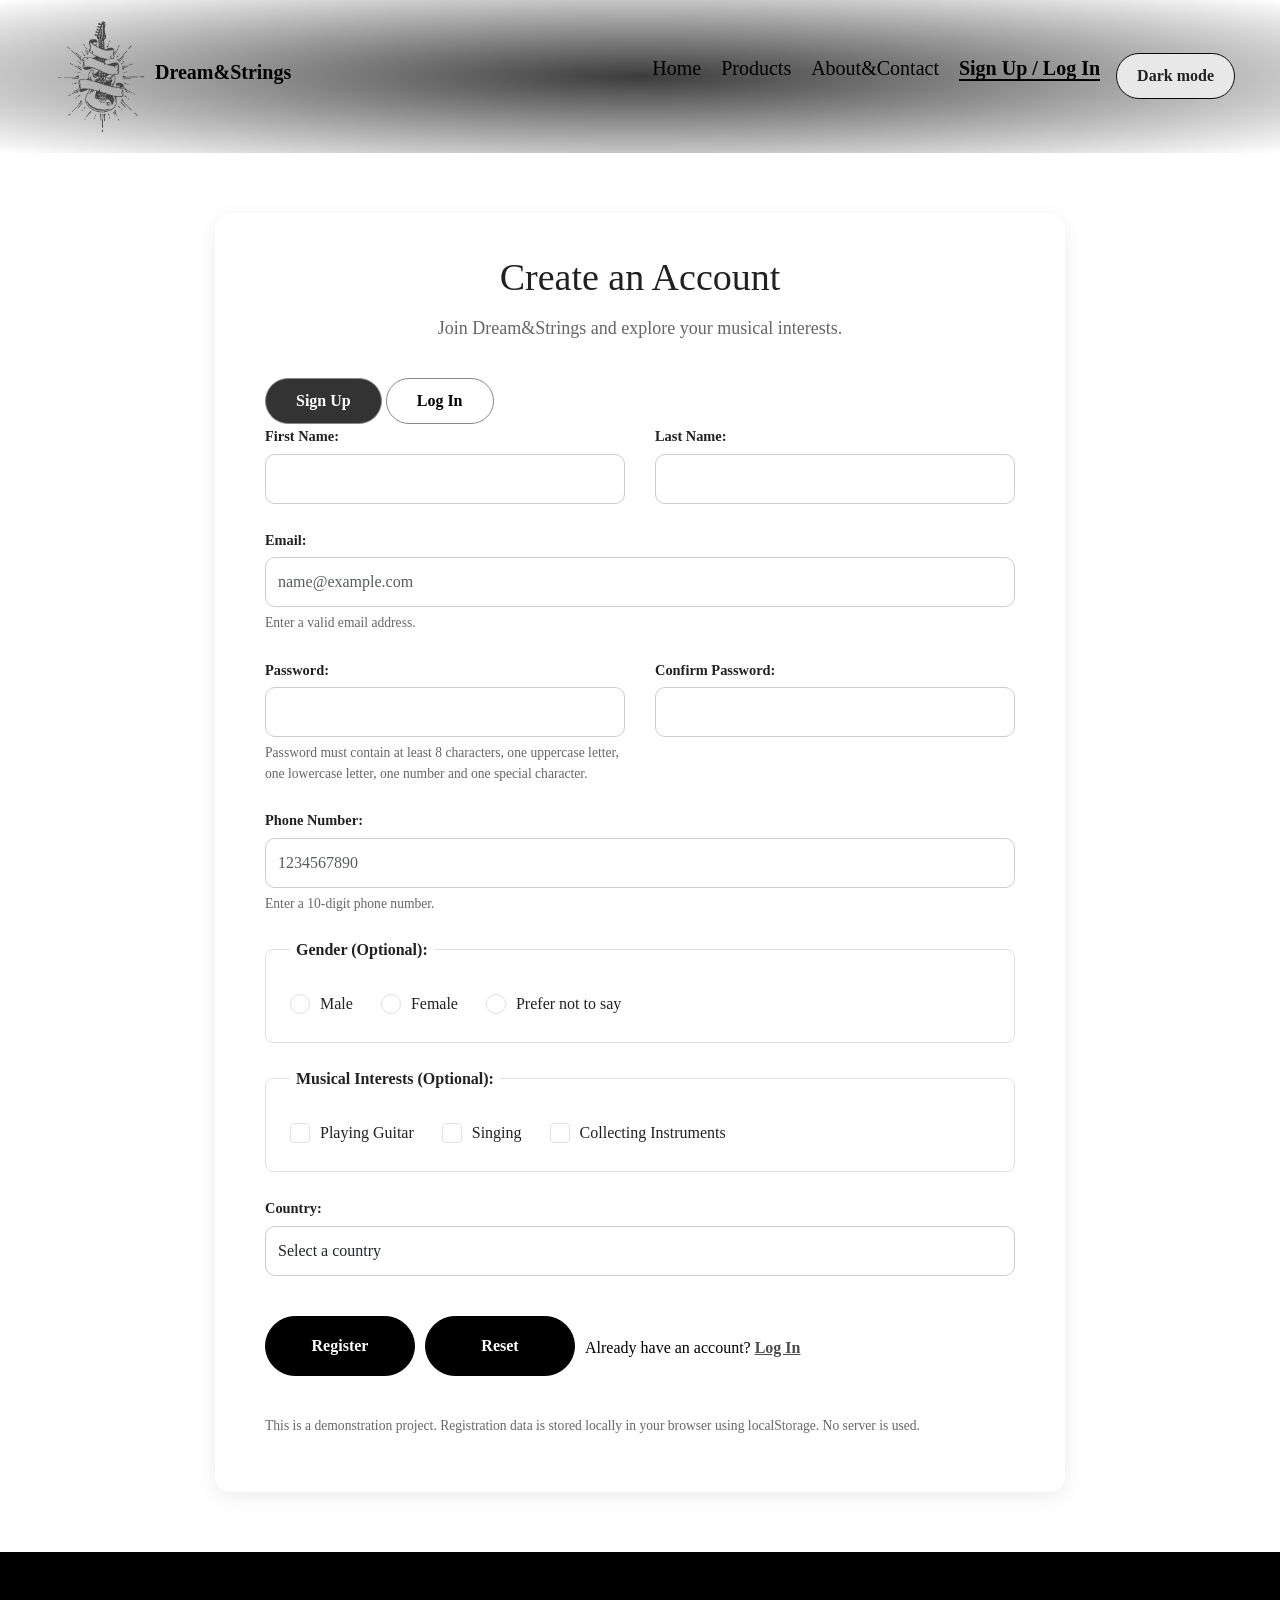
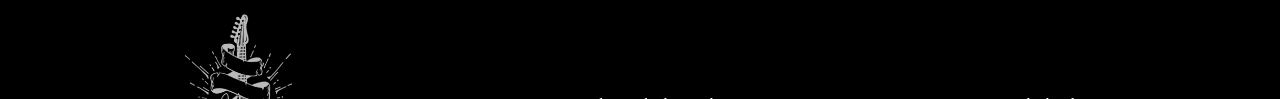
<file: profile.html>
<!DOCTYPE html>
<html lang="en">
<head>
  <meta charset="UTF-8">
  <meta name="viewport" content="width=device-width, initial-scale=1.0">
  <title>My Profile - Guitar shop</title>
  <link rel="stylesheet" href="style1.css">
  <link rel="stylesheet" href="responsive.css">
  <link rel="icon" type="image/x-icon" href="images/logo.png">
</head>
<body class="light-theme">
  <header class="header">
    <div class="container">
      <div class="navbar">
        <div class="logo">
          <img src="images/logo.png" width="110px" alt="Guitar shop logo">
        </div>
        <h3 class="logo-name">Dream&Strings</h3>
        <nav>
          <ul>
            <li><a href="index.html">Home</a></li>
            <li><a href="products.html">Products</a></li>
            <li><a href="about&contact.html">About&Contact</a></li>
            <li><a href="registration.html" id="accountLink" aria-current="page">Sign Up / Log In</a></li>
          </ul>
        </nav>
        <button type="button" id="themeBtn" class="theme-toggle" aria-pressed="false">
          Dark Mode</button>
      </div>
    </div>
  </header>
  <main class ="container">
    <section class = "registration-section" id="profileContent">
        <h1>My Profile</h1>
        <p>Welcome to your Dream&Strings account.</p>
        <div class="profile-info">
          <p><strong>First Name:</strong>
            <span id="profileFirstName"></span>
          </p>
          <p><strong>Last Name:</strong>
            <span id="profileLastName"></span>
          </p>
          <p><strong>Email:</strong>
            <span id="profileEmail"></span>
          </p>
          <p><strong>Phone:</strong>
            <span id="profilePhone"></span>
          </p>
           <p><strong>Country:</strong>
            <span id="profileCountry"></span>
          </p>
           <p><strong>Gender:</strong>
            <span id="profileGender"></span>
          </p>
           <p><strong>Musical Interests:</strong>
            <span id="profileInterests"></span>
          </p>
        </div>
        <button type="button" id="logoutBtn" class="btn">Logout</button>
      </section>
    </main>
    <footer class="footer">
    <div class="container">
      <div class="row">
        <div class="footer-col-1">
          <img src="images/logo-inverted.png" width="125px" alt="Guitar Shop Logo">
          <p>Our main purpose is to give everyone opportunity to play guitars of different types, colors, and sounds.
          </p>
        </div>
        <div class="footer-col-2">
          <h3>Who worked on web-site</h3>
          <ul>
            <li>Myrzabekova Aruzhan</li>
            <li>Berdibek Ali</li>
            <li>Bektassova Malika</li>
          </ul>
        </div>
        <div class="footer-col-3">
          <h3>The html pages</h3>
          <ul>
            <li>Aruzhan - Home</li>
            <li>Ali - Products</li>
            <li>Malika - About&Contact</li>
          </ul>
        </div>
      </div>
      <hr>
      <p class="copyright">Copyright &copy; 2026 Guitar Shop</p>
    </div>
  </footer>
<script src="https://code.jquery.com/jquery-3.7.1.min.js"></script>
<script src="script.js"></script>
  </body>
</html>
</file>
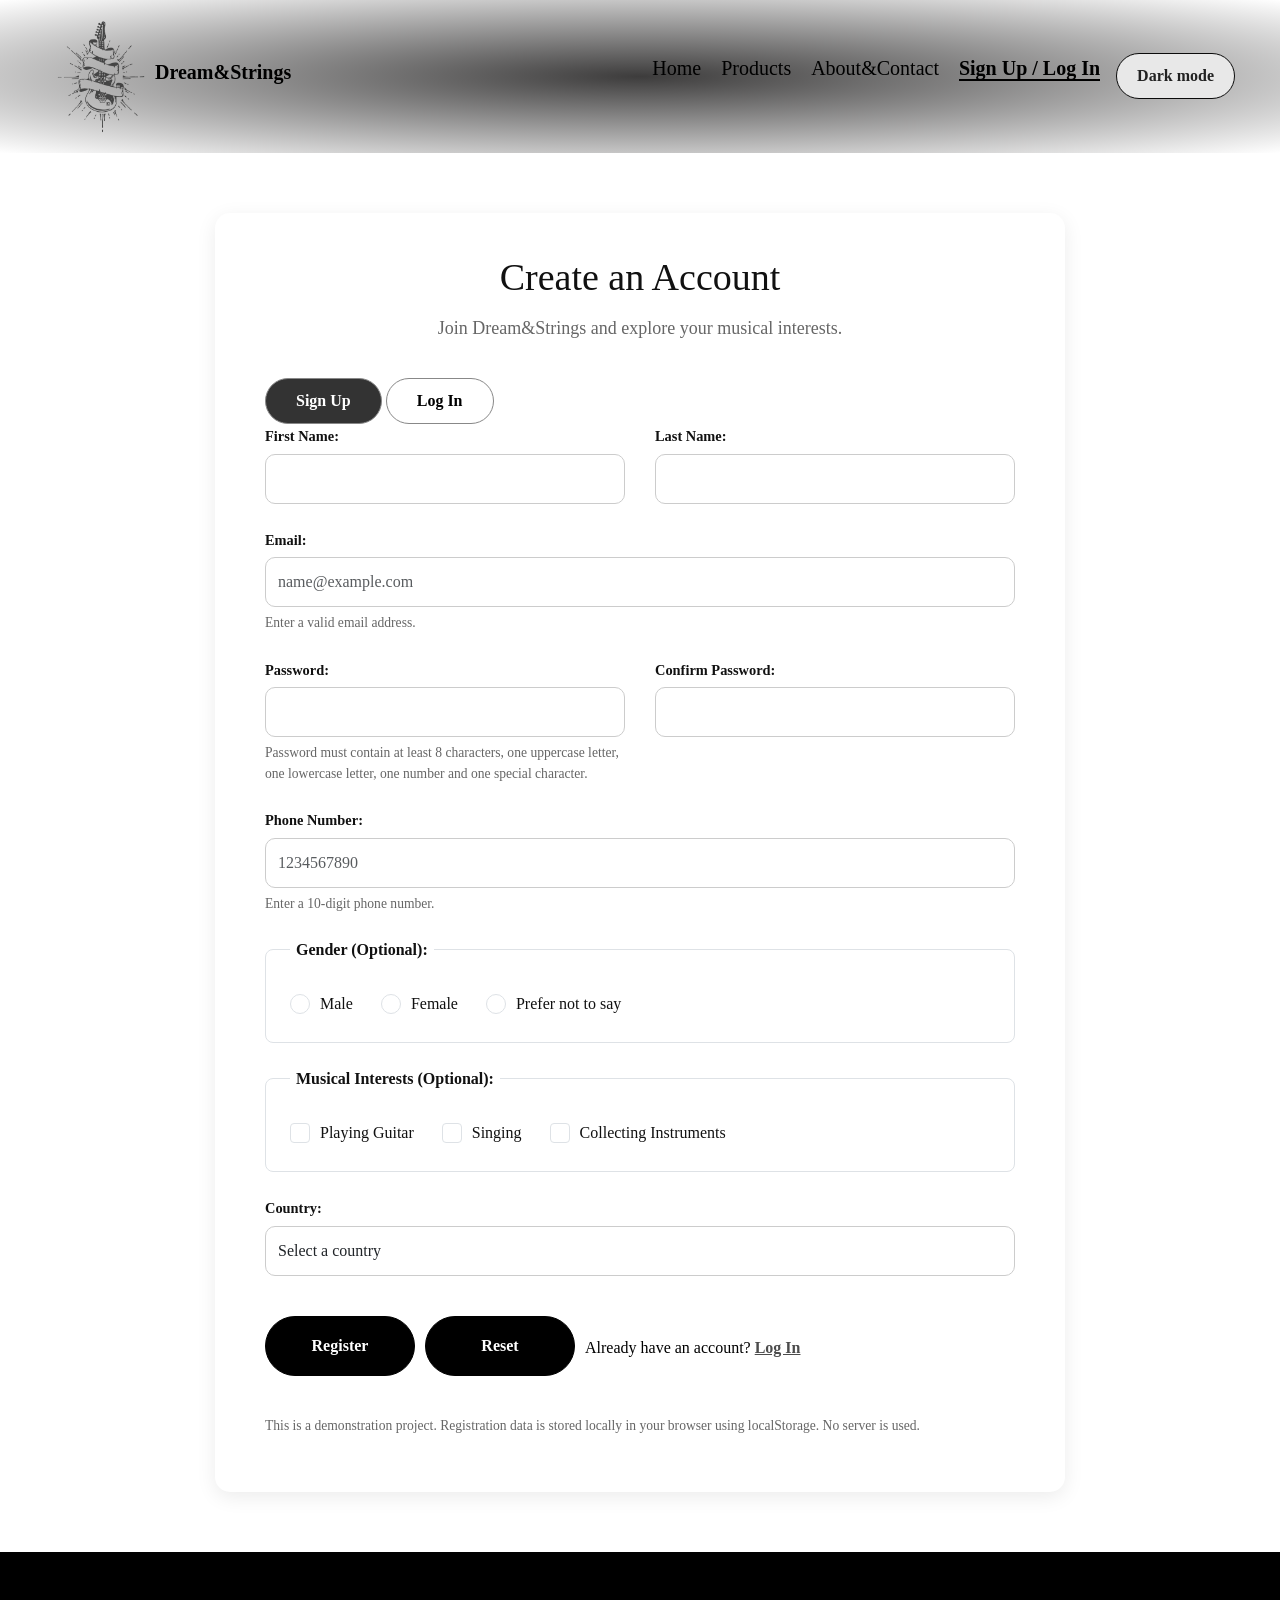
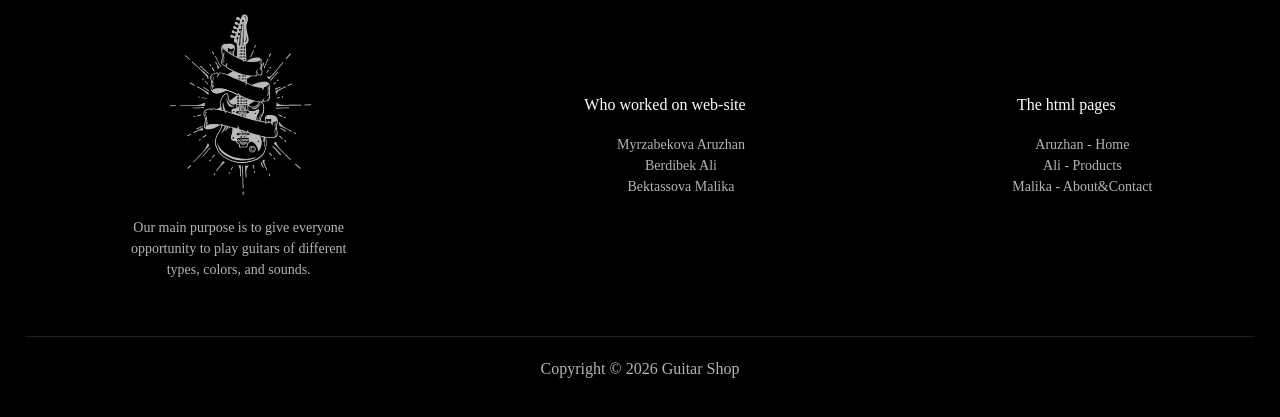
<file: registration.html>
<!DOCTYPE html>
<html lang="en">
<head>
  <meta charset="UTF-8">
  <meta name="viewport" content="width=device-width, initial-scale=1.0">
  <title>Register - Dream&Strings</title>

  <link href="https://cdn.jsdelivr.net/npm/bootstrap@5.3.3/dist/css/bootstrap.min.css" rel="stylesheet">
  <link rel="stylesheet" href="style1.css">
  <link rel="stylesheet" href="responsive.css">
  <link rel="icon" type="image/x-icon" href="images/logo.png">
</head>
<body>
    <header class="header">
    <div class="container">
      <div class="navbar">
        <div class="logo">
          <img src="images/logo.png" width="110px" alt="Guitar shop logo">
        </div>
        <h3 class="logo-name">Dream&Strings</h3>
        <nav>
          <ul>
            <li><a href="index.html">Home</a></li>
            <li><a href="products.html">Products</a></li>
            <li><a href="about&contact.html">About&Contact</a></li>
            <li><a href="registration.html" id="accountLink" aria-current="page">Sign Up / Log In</a></li>
          </ul>
        </nav>
         <button type="button" id="themeBtn" class="theme-toggle" aria-pressed="false">
          Dark Mode</button>
      </div>
    </div>
    </header>
    <main class="container">
        <section class="registration-section">
            <h1>Create an Account</h1>
            <p class="registration-intro"> Join Dream&Strings and explore your musical interests.</p>
            <div class="auto-tabs">
                <button type="button" id="showSignUp" class="auth-tab active">Sign Up</button>
                <button type="button" id="showLogin" class="auth-tab">Log In</button>
            </div>
            <form id="registrationForm" class="registration-form" novalidate>
                <div class="col-12 col-md-6">
                    <label for="firstName" class="form-label">First Name:</label>
                    <input type="text" id="firstName" name="firstName" class="form-control" minlength="2" required>
                    <div class="invalid-feedback">
                        Please enter at least 2 characters.
                    </div>
                </div>
                <div class="col-12 col-md-6">
                    <label for="lastName" class="form-label">Last Name:</label>
                    <input type="text" id="lastName" name="lastName" class="form-control" minlength="2" required>
                    <div class="invalid-feedback">
                        Please enter at least 2 characters.
                    </div>
                </div>
                <div class="col-12">
                    <label for="email" class="form-label">Email:</label>
                    <input type="email" id="email" name="email" class="form-control" placeholder="name@example.com" required>
                    <div class="form-text">
                        Enter a valid email address. 
                    </div>
                    <div class="invalid-feedback">
                        Please enter a valid email address.
                    </div>
                    <div class="valid-feedback">
                        Email address looks good!
                    </div>
                </div>
                <div class="col-12 col-md-6">
                    <label for="password" class="form-label">Password:</label>
                    <input type="password" id="password" name="password" class="form-control" minlength="8" autocomplete="new-password" required>
                    <div class="form-text">
                        Password must contain at least 8 characters, one uppercase letter, one lowercase letter, one number and one special character. 
                    </div>
                    <div class="invalid-feedback">
                        Password does not meet the requirements.
                    </div>
                </div>
                <div class="col-12 col-md-6">
                    <label for="confirmPassword" class="form-label">Confirm Password:</label>
                    <input type="password" id="confirmPassword" name="confirmPassword" class="form-control" minlength="8" autocomplete="new-password" required>
                    <div class="invalid-feedback" id="passwordFeedback">
                        Please enter the same password in both fields.
                    </div>
                </div>
                <div class="col-12">
                    <label for="phone" class="form-label">Phone Number:</label>
                    <input type="tel" id="phone" name="phone" class="form-control" pattern="[0-9]{10}" placeholder="1234567890" required>
                    <div class="form-text">
                        Enter a 10-digit phone number. 
                    </div>
                    <div class="invalid-feedback">
                        Please enter a valid 10-digit phone number.
                    </div>
                </div>
               <div class="col-12">
                <fieldset>
                    <legend>Gender (Optional):</legend>
                    <div class="form-check">
                        <input type="radio" id="male" name="gender" value="male" class="form-check-input">
                        <label for="male" class="form-check-label">Male</label>
                    </div>
                    <div class="form-check">
                        <input type="radio" id="female" name="gender" value="female" class="form-check-input">
                        <label for="female" class="form-check-label">Female</label>
                    </div>
                    <div class="form-check">
                        <input type="radio" id="preferNotToSay" name="gender" value="prefer_not_to_say" class="form-check-input">
                        <label for="preferNotToSay" class="form-check-label">Prefer not to say</label>
                    </div>
                </fieldset>
               </div>
               <div class="col-12">
                <fieldset>
                    <legend>Musical Interests (Optional):</legend>
                    <div class="form-check">
                        <input type="checkbox" id="playingGuitar" name="musicalInterests" value="playingGuitar" class="form-check-input">
                        <label for="playingGuitar" class="form-check-label">Playing Guitar</label>
                    </div>
                    <div class="form-check">
                        <input type="checkbox" id="singing" name="musicalInterests" value="singing" class="form-check-input">
                        <label for="singing" class="form-check-label">Singing</label>
                    </div>
                    <div class="form-check">
                        <input type="checkbox" id="collecting" name="musicalInterests" value="collecting" class="form-check-input">
                        <label for="collecting" class="form-check-label">Collecting Instruments</label>
                    </div>
                </fieldset>
               </div>
               <div class="col-12">
                <label for="country" class="form-label">Country:</label>
                <select id="country" name="country" class="form-control" required>
                    <option value="">Select a country</option>
                    <option value="us">United States</option>
                    <option value="ca">Canada</option>
                    <option value="uk">United Kingdom</option>
                    <option value="kz">Kazakhstan</option>
                    <option value="uz">Uzbekistan</option>
                    <option value="other">Other</option>
                </select>
                <div class="invalid-feedback">
                    Please select a country.
                </div>
               </div>
               <div id="successMessage" class="alert alert-success mt-4 success-hidden" role="status" aria-live="polite">
                Registration successful!
            </div>
            <div class="registration-actions">
                <button type="submit" class="btn">Register</button>
                <button type="reset" class="btn">Reset</button>
                <p class="auth-switch">
                    Already have an account? 
                    <button type="button" id="showLoginLink">Log In</button>
                </p>
            </div>
            <p class="form-text mt-3">
                This is a demonstration project. Registration data is stored locally in your browser using localStorage. No server is used.
            </p>
            </form>
            <section class = "login-section" id="loginSection" hidden>
                <h2>Welcome Back!</h2>
                <p> Log in to access your profile.</p>
                <form id="loginForm" novalidate>
                    <div class="mb-3">
                        <label for="loginEmail" class="form-label">
                            Email:
                        </label>
                        <input type="email" id="loginEmail" class="form-control" placeholder="name@example.com" required>
                        <div class="invalid-feedback">
                            Please enter a valid email.
                        </div>
                    </div>
                    <div class="mb-3">
                        <label for="loginPassword" class="form-label"> 
                            Password:
                        </label>
                        <input type="password" id="loginPassword" class="form-control" autocomplete="current-password" required>
                        <div class="invalid-feedback">
                            Please enter your password.
                        </div>
                    </div>
                    <p id="loginError" class="text-danger" role="alert" aria-live="polite"></p>
                    <button type="submit" class="btn">
                        Log In
                    </button>
                </form>
                <p class="auth-switch">
                    Don't have an account? 
                    <button type="button" id="showSignUpLink">Sign Up</button>
                </p>
            </section>
        </section>
    </main>
    <footer class="footer">
    <div class="container">
      <div class="row">
        <div class="footer-col-1">
          <img src="images/logo-inverted.png" width="125px" alt="Guitar Shop Logo">
          <p>Our main purpose is to give everyone opportunity to play guitars of different types, colors, and sounds.
          </p>
        </div>
        <div class="footer-col-2">
          <h3>Who worked on web-site</h3>
          <ul>
            <li>Myrzabekova Aruzhan</li>
            <li>Berdibek Ali</li>
            <li>Bektassova Malika</li>
          </ul>
        </div>
        <div class="footer-col-3">
          <h3>The html pages</h3>
          <ul>
            <li>Aruzhan - Home</li>
            <li>Ali - Products</li>
            <li>Malika - About&Contact</li>
          </ul>
        </div>
      </div>
      <hr>
      <p class="copyright">Copyright &copy; 2026 Guitar Shop</p>
    </div>
  </footer>
<script src="https://code.jquery.com/jquery-3.7.1.min.js"></script>
<script src="script.js"></script>
</body>
</html>
</file>
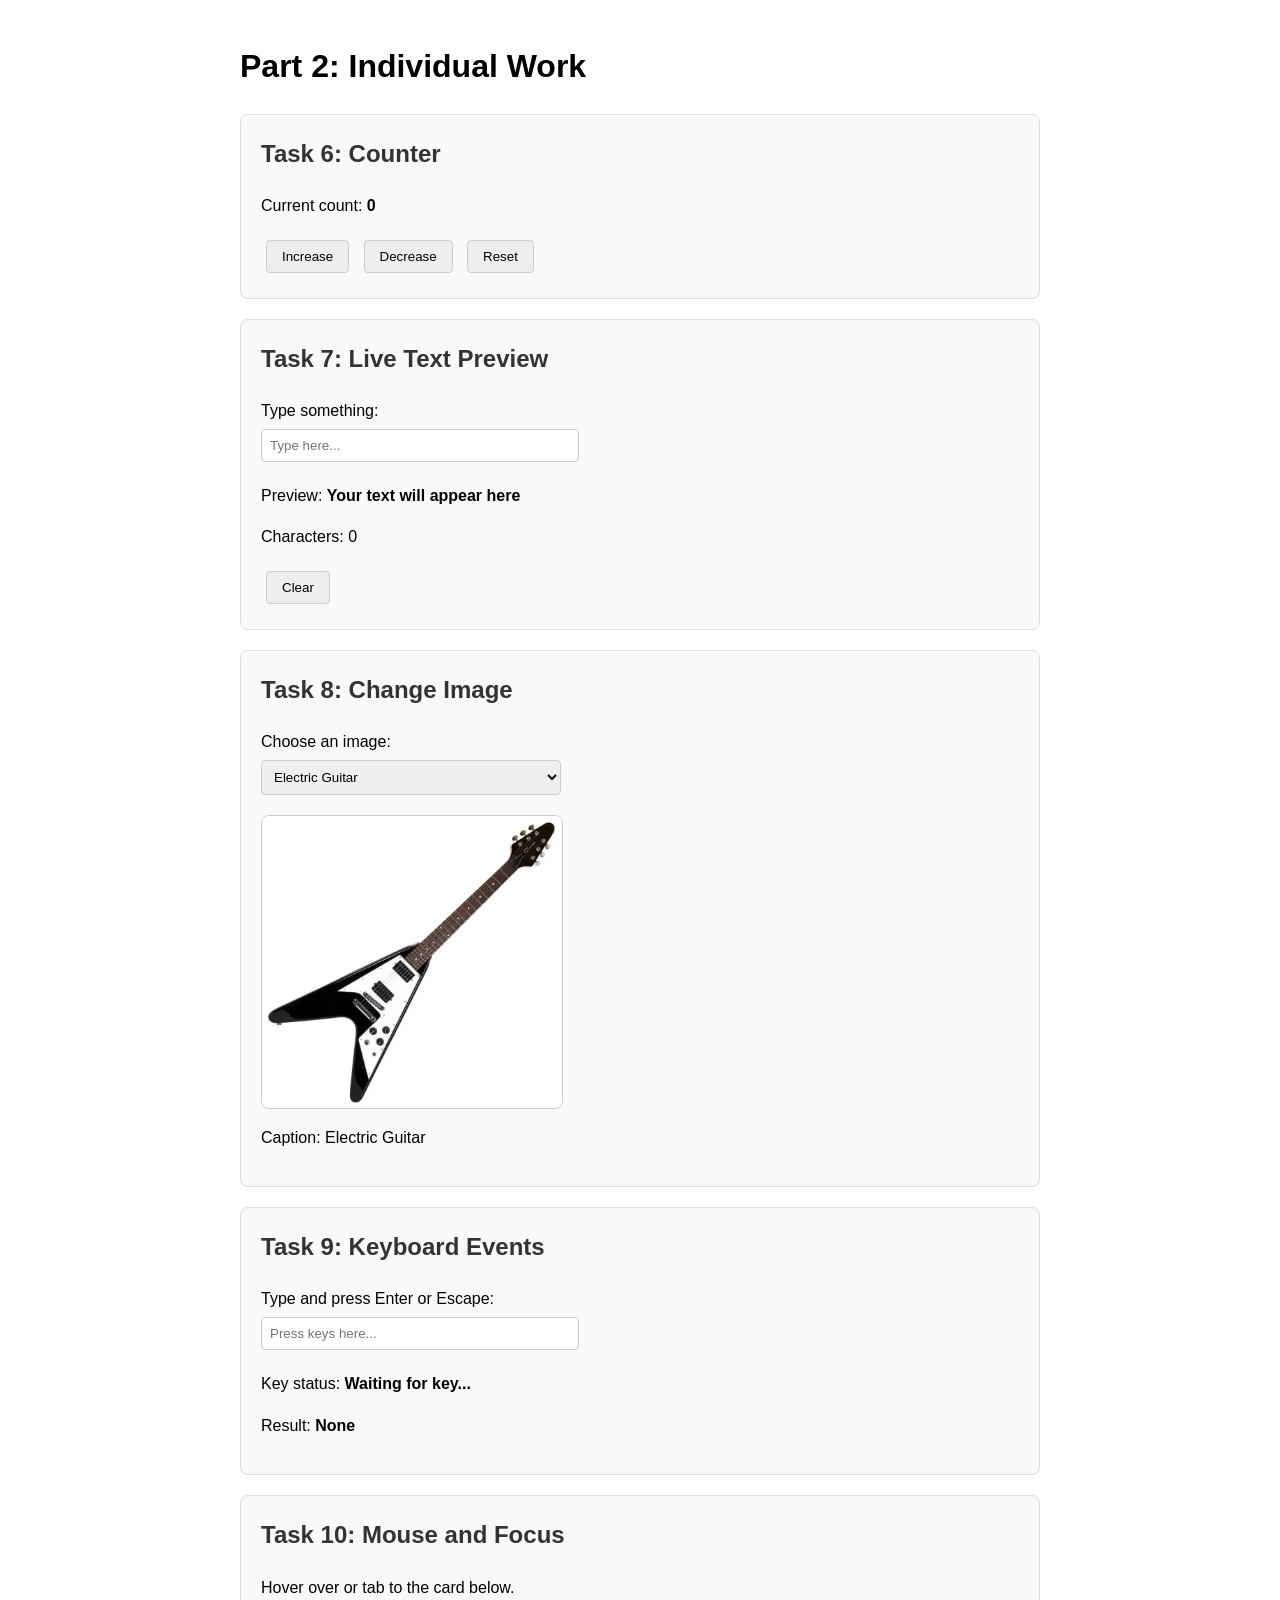
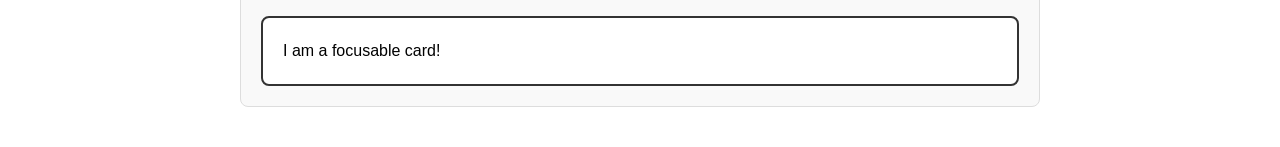
<file: part2_dom/part2.html>
<!DOCTYPE html>
<html lang="en">
    <head>
        <meta charset="UTF-8">
        <meta name="viewport" content="width=device-width, initial-scale=1.0">
        <title>Part 2 - DOM & Events</title>
        <style>
            body {font-family: Arial, sans-serif; padding: 20px; line-height: 1.6; max-width: 800px; margin: 0 auto;}
            section {border: 1px solid #ddd; padding: 20px; margin-bottom: 20px; border-radius: 8px; background-color: #f9f9f9;}
            h2 {margin-top: 0; color: #333;}
            button {padding: 8px 15px; margin: 5px; cursor: pointer; background-color: #eee; border: 1px solid #ccc; border-radius: 4px;}
            button:hover {background-color: #ddd;}
            input, select {padding: 8px; margin: 5px 0;width: 100%; max-width: 300px; border: 1px solid #ccc; border-radius: 4px;}
            img {max-width: 100%; width: 300px; display: block; margin-top: 15px; border-radius: 8px; border: 1px solid #ccc;}
            .card {padding: 20px; border: 2px solid #333; border-radius: 8px; cursor: pointer; background-color: white; outline: none; transition: all 0.3s;}

            .highlight {background-color: #ffeb3b; border-color: #fbc02d; transform: scale(1.02);}
        </style>
    </head>
    <body>
        <h1>Part 2: Individual Work</h1>
        <section>
            <h2>Task 6: Counter</h2>
            <p>Current count: <strong id="counterDisplay">0</strong></p>
            <button id="btnIncrease">Increase</button>
            <button id="btnDecrease">Decrease</button>
            <button id="btnReset">Reset</button>
        </section>
        <section>
            <h2>Task 7: Live Text Preview</h2>
            <label for="textInput">Type something:</label><br>
            <input type="text" id="textInput" placeholder="Type here...">
            <p>Preview: <span id="textPreview" style="font-weight: bold;">Your text will appear here</span></p>
            <p>Characters: <span id="charCount">0</span></p>
            <button id="btnClear">Clear</button>
        </section>
        <section>
            <h2>Task 8: Change Image</h2>
            <label for="imageSelect">Choose an image:</label><br>
            <select id="imageSelect">
                <option value="category1.webp">Electric Guitar</option>
                <option value="acoustic1.jpg">Acoustic Guitar</option>
                <option value="bass2.jpg">Bass Guitar</option>
            </select>
            <img src="category1.webp" alt="Electric Guitar" id="dynamicImage">
            <p>Caption: <span id="imageCaption">Electric Guitar</span></p>
        </section>
        <section>
            <h2>Task 9: Keyboard Events</h2>
            <label for="keyInput">Type and press Enter or Escape:</label><br>
            <input type="text" id="keyInput" placeholder="Press keys here...">
            <p>Key status: <strong id="keyStatus">Waiting for key...</strong></p>
            <p>Result: <strong id="keyResult">None</strong></p>
        </section>
        <section>
            <h2>Task 10: Mouse and Focus</h2>
            <p id="instructionText">Hover over or tab to the card below.</p>
            <div id="focusCard" class="card" tabindex="0">I am a focusable card!</div>
        </section>
        <script src="part2.js"></script>
    </body>
</html>
</file>
<file: style1.css>
@import url('https://fonts.googleapis.com/css2?family=Oswald:wght@400;500;600;700&display=swap');

* {
  margin: 0;
  padding: 0;
  box-sizing: border-box;
}

html {
  scroll-behavior: smooth;
}

body{
  font-family:'Times New Roman', Times, serif;
  line-height: 1.5;
}
.header {
  background: radial-gradient(rgb(61, 60, 60), rgb(255, 255, 255));
}

.navbar {
  display: flex;
  flex-direction: column;
  align-items: center;
  padding: 15px 10px;
}

nav {
  width: 100%;
  margin-top: 15px;
  text-align: center;
  padding-left: 15px;
}

nav a[aria-current="page"] {
  font-weight: bold;
  border-bottom: 2px solid black;
}

a:focus-visible,
button:focus-visible,
input:focus-visible,
select:focus-visible,
textarea:focus-visible {
  outline: 1px solid black;
  outline-offset: 2px;
}

nav ul {
  display: flex;
  justify-content: center;
  flex-wrap: wrap;
  gap: 10px;
  list-style-type: none;
}

nav ul li {
  margin-right: 0;
}

a {
  text-decoration: none;
  color: black;
  font-size: 20px;
}

.logo img {
  width: 90px;
  height: auto;
}

.logo-name {
  font-size: 20px;
  margin: 5px 0 8px;
  color: black;
  font-weight: bold;
  line-height: 1.2;
}

p {
  color: black;
}

.container {
  max-width: 1300px;
  margin: auto;
  padding-left: 15px;
  padding-right: 15px;
}

.row {
  display: flex;
  align-items: center;
  flex-wrap: wrap;
  justify-content: space-around;
}

.hero {
  display: flex;
  flex-direction: column;
}

.hero-text {
  width: 100%;
  padding-right: 0;
  text-align: center;
}

.hero-image {
  width: 100%;
}

.hero-image img {
  max-width: 400px;
  width: 100%;
  padding: 20px 0;
  margin: 0 auto;
  object-fit: contain;
}

.hero h1 {
  font-size: 32px;
  margin: 20px 0;
  line-height: 40px;
}

.hero p {
  font-size: 15px;
  line-height: 1.6;
}

.btn {
  display: inline-block;
  background: black;
  color: white;
  padding: 12px 20px;
  margin: 20px 0;
  border-radius: 30px;
}

.btn:hover {
  background: rgb(57, 56, 56);
  transform: translateY(-3px);
}

.featured-categories {
  padding: 30px 0;
}

.category-grid {
  display: grid;
  grid-template-columns: 1fr;
  gap: 20px;
}

.category-card {
  border-radius: 15px;
  overflow: hidden;
  transition: transform 0.2s, box-shadow 0.2s;
  box-shadow: 0 5px 20px rgba(0, 0, 0, 0.1);
}

.category-card:hover {
  transform: translateY(-5px);
  box-shadow: 0 5px 20px rgba(0, 0, 0, 0.2);
}

.category-image {
  display: block;
  padding: 15px;
}

.category-image img {
  width: 100%;
  height: 200px;
  object-fit: contain;
}

.category-info {
  padding: 15px;
  text-align: center;
}

.category-info h3 {
  font-size: 18px;
  margin-bottom: 10px;
}

.category-link {
  display: inline-block;
  font-size: 14px;
  color: #2d2d2d;
  transition: color 0.2s;
}

.category-link:hover {
  color: #434242;
}

.title {
  text-align: center;
  margin: 25px 0;
  font-size: 24px;
  font-weight: bold;
  position: relative;
}

.bestsellers {
  padding: 30px 0;
}

.product-grid {
  display: grid;
  grid-template-columns: 1fr;
  gap: 20px;
}

.product-card {
  font-family: 'Oswald', sans-serif;

  border-radius: 15px;
  overflow: hidden;
  transition: transform 0.2s, box-shadow 0.2s;
  box-shadow: 0 5px 20px rgba(0, 0, 0, 0.1);
}

.product-card:hover {
  transform: translateY(-5px);
  box-shadow: 0 5px 20px rgba(0, 0, 0, 0.2);
}

.product-image {
  display: block;
  padding: 15px;
}

.product-image img {
  width: 100%;
  height: 200px;
  object-fit: contain;
}

.product-info {
  padding: 15px;
  text-align: center;
  display: flex;
  flex-direction: column;
  align-items: center;
}

.product-info h3 {
  font-size: 17px;
  margin-bottom: 10px;
  font-weight: 600;
  letter-spacing: 0.5px;
}

.product-type {
  font-size: 14px;
  margin-bottom: 15px;
  font-weight: 400;
}

.product-price {
  font-size: 18px;
  font-weight: 600;
  margin-bottom: 15px;
}

.eguitar,
.acoustic,
.bass {
  text-align: center;
}

.product-btn:hover {
  background: rgb(57, 56, 56);
  transform: translateY(-2px);
}

.footer {
  background: black;
  color: rgb(181, 180, 180);
  font-size: 14px;
  padding: 35px 0 20px;
}

.footer p {
  color: rgb(181, 180, 180);
}

.footer h3 {
  color: white;
  margin-bottom: 20px;
  font-size: 18px;
}

.footer .row {
  flex-direction: column;
}

.footer-col-1,
.footer-col-2,
.footer-col-3 {
  width: 100%;
  min-width: 0;
  text-align: center;
  margin-bottom: 25px;
}

.footer-col-1 {
  flex: 1;
}

.footer-col-1 img {
  width: 140px;
  height: auto;
  margin-bottom: 20px;
}

ul {
  list-style-type: none;
}

.copyright {
  text-align: center;
  font-size: 13px;
}

.footer hr {
  border: none;
  background: gray;
  height: 1px;
  margin: 20px 0;
}

.page-title {
  text-align: center;
  padding: 2rem 0 1rem;
  font-size: clamp(1.75rem, 4vw, 2.5rem);
}

.about-section,
.story-section,
.team-section,
.contact-section,
.faq-section {
  padding: 3rem 0;
}

.about-row {
  display: grid;
  grid-template-columns: minmax(0, 1fr);
  gap: 2rem;
  align-items: center;
  margin-top: 2rem;
}

.about-row img {
  width: 100%;
  height: auto;
  border-radius: 15px;
  box-shadow: 0 5px 20px rgba(0, 0, 0, 0.1);
}

.about-text h3 {
  font-size: clamp(1.25rem, 3vw, 1.6rem);
  margin-bottom: 15px;
}

.about-text p {
  font-size: 1rem;
  line-height: 1.7;
  margin-bottom: 12px;
}

.story-section {
  background-color: black;
  color: white;
}

.story-section .title {
  color: white;
}

.history-list {
  list-style: none;
  padding: 0;
  margin-top: 2rem;
  border-left: 2px solid white;
}

.history-list li {
  padding-left: 1.5rem;
  margin-bottom: 1.5rem;
  position: relative;
}

.history-list li::before {
  content: "";
  position: absolute;
  left: -8px;
  top: 5px;
  width: 14px;
  height: 14px;
  background-color: white;
  border-radius: 50%;
}

.history-list strong {
  display: block;
  font-size: 1.25rem;
  margin-bottom: 5px;
  color: white;
}

.story-section .history-list span {
  color: #b5b4b4;
}

.team-grid {
  display: grid;
  grid-template-columns: minmax(0, 1fr);
  gap: 1.5rem;
  margin-top: 2rem;
}

.team-card {
  border-radius: 15px;
  overflow: hidden;
  transition: transform 0.2s, box-shadow 0.2s;
  box-shadow: 0 5px 20px rgba(0, 0, 0, 0.1);
  padding: 1.5rem;
  text-align: center;
}

.team-card:hover {
  transform: translateY(-5px);
  box-shadow: 0 5px 20px rgba(0, 0, 0, 0.2);
}

.team-card img {
  width: 130px;
  height: 130px;
  border-radius: 50%;
  object-fit: cover;
  margin-bottom: 15px;
}

.team-card h3 {
  font-size: 1.1rem;
  margin-bottom: 8px;
}

.team-card .role {
  font-size: 0.9rem;
  font-style: italic;
  margin-bottom: 10px;
  color: #434242;
}

.team-card p {
  font-size: 0.9rem;
  line-height: 1.6;
}

.contact-row {
  display: grid;
  grid-template-columns: minmax(0, 1fr);
  gap: 2rem;
  margin-top: 2rem;
}

.contact-details h3 {
  font-size: 1.4rem;
  margin-bottom: 20px;
}

.contact-details p {
  font-size: 1rem;
  line-height: 1.7;
  margin-bottom: 12px;
}

.form-wrapper {
  display: flex;
  flex-direction: column;
  gap: 0.75rem;
}

.demo-note {
  background: #fff3cd;
  border-left: 4px solid #ffc107;
  padding: 0.75rem 1rem;
  border-radius: 8px;
  font-size: 0.95rem;
  margin: 0;
}

.feedback-form {
  display: flex;
  flex-direction: column;
  gap: 0.75rem;
  background: white;
  padding: 1.5rem;
  border-radius: 15px;
  box-shadow: 0 5px 20px rgba(0, 0, 0, 0.1);
}

.feedback-form h3 {
  font-size: 1.4rem;
  margin-bottom: 10px;
}

.feedback-form label {
  font-size: 0.9rem;
  font-weight: bold;
}

.feedback-form input,
.feedback-form select,
.feedback-form textarea {
  width: 100%;
  padding: 0.75rem;
  border: 1px solid #ccc;
  border-radius: 10px;
  font-family: inherit;
  font-size: 1rem;
  box-sizing: border-box;
}

.feedback-form textarea {
  resize: vertical;
}

.faq-item {
  background: white;
  border: 1px solid #ddd;
  border-radius: 10px;
  margin-bottom: 10px;
  overflow: hidden;
}

.faq-question {
  width: 100%;
  text-align: left;
  background: none;
  border: none;
  padding: 1rem 1.25rem;
  font-size: 1.1rem;
  font-family: inherit;
  color: #333;
  cursor: pointer;
  font-weight: bold;
  position: relative;
}

.faq-question::after {
  content: "+";
  position: absolute;
  right: 1.25rem;
  font-size: 1.5rem;
  line-height: 1;
  transition: transform 0.3s;
}

.faq-question[aria-expanded="true"]::after {
  content: "-";
}

.faq-question:hover {
  background-color: #f9f9f9;
}

.faq-answer {
  padding: 0 1.25rem 1rem 1.25rem;
  color: #555;
}

.demo-result {
  padding: 4rem 0;
  text-align: center;
}

.demo-result h1 {
  font-size: clamp(2rem, 4vw, 3rem);
  margin-bottom: 1rem;
}

.demo-result p {
  font-size: 1.1rem;
  margin-bottom: 2rem;
}
.registration-section {
  max-width: 850px;
  margin: 20px auto;
  padding: 20px 15px;
  background: #ffffff;
  border-radius: 15px;
  box-shadow: 0 5px 20px rgba(0, 0, 0, 0.08);
}
 
.registration-section h1 {
  text-align: center;
  font-size: 26px;
  line-height: 1.3;
  margin-bottom: 10px;
}
 
.registration-intro,
.registration-section > p {
  text-align: center;
  margin-bottom: 25px;
  font-size: 15px;
  line-height: 1.6;
  color: #666;
}
.registration-form {
  display: grid;
  grid-template-columns: minmax(0, 1fr);
  gap: 16px;
}
 
.registration-form > [class*="col-"] {
  width: auto;
  min-width: 0;
}
 
.registration-form > .col-12,
.registration-form > .alert,
.registration-form > .registration-actions,
.registration-form > .form-text {
  grid-column: 1 / -1;
}

.registration-section .form-label {
  font-size: 0.9rem;
  font-weight: bold;
  margin-bottom: 6px;
}
 
.registration-section .form-control,
.registration-section .form-select {
  width: 100%;
  min-height: 44px;            
  padding: 0.75rem;
  font-size: 1rem;      
  font-family: inherit;
  border: 1px solid #ccc;
  border-radius: 10px;
}
 
.registration-section .form-control:focus,
.registration-section .form-select:focus {
  border-color: black;
  box-shadow: 0 0 0 0.2rem rgba(0, 0, 0, 0.15);
}
.success-hidden{
  display: none;
}
.registration-section .form-text {
  margin-top: 6px;
  font-size: 0.85rem;
  color: #666;
}
 
.registration-section .invalid-feedback,
.registration-section .valid-feedback {
  font-size: 0.85rem;
}
 
.registration-section fieldset {
  border: 1px solid #dee2e6;
  border-radius: 8px;
  padding: 12px 16px;
  margin-bottom: 0;
  min-width: 0;
}
 
.registration-section legend {
  float: none;
  width: auto;
  padding: 0 6px;
  margin-bottom: 4px;
  font-size: 1rem;
  font-weight: 600;
}
 
.registration-section .form-check {
  display: flex;
  align-items: center;
  gap: 10px;
  min-height: 44px;
  padding-left: 0;
  margin-bottom: 0;
}
 
.registration-section .form-check-input {
  float: none;
  flex-shrink: 0;
  width: 1.25em;
  height: 1.25em;
  margin: 0;
}
 
.registration-section .form-check-label {
  flex: 1;
  cursor: pointer;
}
 
.registration-section .alert {
  margin-bottom: 0;
  font-size: 0.95rem;
  border-radius: 10px;
}

.registration-actions {
  display: flex;
  flex-direction: column;
  gap: 10px;
  margin-top: 8px;
}
 
.registration-actions .btn {
  width: 100%;
  min-height: 46px;
  margin: 0;                   
  border-radius: 30px;     
  border: 1px solid black;
  color: white;
  background: black;    
}
.registration-actions .btn:hover,
.registration-actions .btn:focus-visible,
.registration-actions .btn:active {
  background: rgb(90, 90, 90);
  border-color: rgb(90, 90, 90);
  color: white;
}
.was-validated .form-control:valid ~ .invalid-feedback{
  display: none !important;
}
.welcome-section{
  text-align: center;
  padding: 30px 20px;
  margin: 30px auto;
  max-width: 600px;
}
.welcome-section h2{
  margin-bottom: 15px;
}
.welcome-section p{
  margin-bottom: 15px;
}
.welcome-section label{
  display: block;
  margin-bottom: 10px;
  font-weight: bold;
}
.welcome-section input{
  display: block;
  width: 100%;
  max-width: 300px;
  padding: 10px;
  margin: 0 auto 15px;
  border: 1px solid #0b0b0b;
  border-radius: 3px;
}
.welcome-section button{
  padding: 10px 20px;
  cursor: pointer;
  border: none;
  border-radius: 30px;
}
#welcomeMessage {
  margin-top: 20px;
  font-weight: bold;
  font-size: 1.2rem;
}
#themeBtn,
#welcomeBtn {
    font-size: 16px;
    padding: 12px 24px;
}
body {
  background-color: #ffffff;
  color: #222222;
  transition: background-color 0.3s, color 0.3s;
}
body.light-theme {
  background-color: #ffffff;
  color: #111;
}
body.dark-theme {
  background-color: #1e1e1e;
  color: #ffffff;
}
body.dark-theme .form-text{
  color:#dedddd
}
.theme-section {
  text-align: center;
  padding: 25px 20px;
  margin: 20px auto;
}
#themeBtn {
  padding: 10px 20px;
  border: 1px solid #0b0b0b;
  border-radius: 30px;
  cursor: pointer;
  background-color: #e8e8e8;
  color: #222222;
  font-weight: bold;
}
.category-image img,
.product-image img {
  border-radius: 20px;
  background: #ffffff;
  padding: 8px;
}
body.dark-theme .header {
  background: radial-gradient(#767676, #1c1c1c);
}

body.dark-theme a,
body.dark-theme p,
body.dark-theme .logo-name,
body.dark-theme .category-link {
  color: #ffffff;
}
body.dark-theme .category-link:hover {
  color: #dddddd;
}
body.dark-theme nav a[aria-current="page"] {
  border-bottom-color: #ffffff;
}
body.dark-theme a:focus-visible,
body.dark-theme button:focus-visible,
body.dark-theme input:focus-visible {
  outline-color: #ffffff;
}
body.dark-theme .category-card,
body.dark-theme .product-card {
  background-color: #3a3a3a;
  border: 1px solid #ffffff;
  box-shadow: 0 5px 20px rgba(255, 255, 255, 0.08);
}
body.dark-theme .category-card:hover,
body.dark-theme .product-card:hover {
  box-shadow: 0 5px 20px rgba(255, 255, 255, 0.2);
}
body.dark-theme .btn {
  background: #111111;
  color: #ffffff;
  border: 1px solid #ffffff;
}
body.dark-theme .btn:hover {
  background: #111;
}
body.dark-theme #themeBtn,
body.dark-theme .welcome-section button {
  background-color: #111;
  color: #ffffff;
  border: 1px solid #ffffff;
}
body.dark-theme .registration-section,
body.dark-theme .feedback-form,
body.dark-theme .faq-item {
  background-color: #2b2b2b;
  color: #fff;
  border-color: #8e8c8c;
}

body.dark-theme .registration-section p,
body.dark-theme .registration-section label,
body.dark-theme .registration-section legend,
body.dark-theme .feedback-form label,
body.dark-theme .feedback-form h3,
body.dark-theme .faq-question {
  color: #fff;
}

body.dark-theme .registration-section input,
body.dark-theme .registration-section select,
body.dark-theme .feedback-form input,
body.dark-theme .feedback-form textarea,
body.dark-theme .feedback-form select {
  background-color: #1e1e1e;
  color: #fff;
  border-color: #777;
}

body.dark-theme .faq-question:hover {
  background-color: #3a3a3a;
}

body.dark-theme .faq-answer {
  color: #ddd;
}

body.dark-theme input::placeholder,
body.dark-theme textarea::placeholder {
  color: #bbb;
}
button,input,select,textarea {
  font-family: inherit;
}
 
button,
.btn {
  font-weight: bold;
}

.theme-toggle:focus-visible{
  outline: 2px solid currentColor;
  outline-offset: 3px;
}
.navbar #themeBtn{
  margin: 12px 0 0;
  flex-shrink: 0;
}
body.dark-theme.theme-toggle{
  background: #222222;
  color: #fff;
  border-color: #aaa;
}
body.dark-theme .theme-toggle:hover{
  background: #444;
}

.hero-button, #themeBtn, #welcomeBtn{
  transition: background-color 0.3s ease, color 0.3s ease, transform 0.3s ease, box-shadow 0.3s ease;
}
.hero-button:hover, #themeBtn:hover, #welcomeBtn:hover{
  transform: translateY(0) scale(0.97);
}
.hero-button:focus-visible, #themeBtn:focus-visible, #welcomeBtn:focus-visible{
  outline: 2px solid  #4444;
  outline-offset: 4px;
}

[hidden] {
    display: none !important;
}

.product-search,
.favourites-section,
.products-extra {
    max-width: 900px;
    margin: 35px auto;
    padding: 25px;
    border-radius: 15px;
    background: #f5f3f0;
}

.product-search {
    text-align: center;
}

.product-search h2,
.favourites-section h2,
.products-extra h2 {
    margin-bottom: 12px;
}

.product-search label,
.products-extra label {
    display: block;
    margin-top: 14px;
}

.product-search input,
.favourites-section input,
.products-extra input,
.products-extra textarea {
    width: 100%;
    padding: 12px;
    margin: 8px 0;
    border: 1px solid #aaa;
    border-radius: 8px;
    font-size: 16px;
}

.filter-buttons {
    display: flex;
    flex-wrap: wrap;
    justify-content: center;
    gap: 10px;
    margin: 16px 0;
}

.filter-btn,
.favourites-section button,
.enquiry-submit {
    padding: 10px 18px;
    border: 1px solid #444;
    border-radius: 20px;
    background: white;
    cursor: pointer;
}

.filter-btn.active,
.filter-btn:hover,
.enquiry-submit {
    background: #333;
    color: white;
}

#resultCount,
#favouriteCount {
    font-weight: bold;
    margin: 12px 0;
}

#noResults,
#favouriteError,
.field-error {
    color: #a32323;
}

#favouriteList li {
    display: flex;
    justify-content: space-between;
    align-items: center;
    gap: 12px;
    padding: 9px 0;
    border-bottom: 1px solid #bbb;
    overflow-wrap: anywhere;
}

#favouriteList span {
    min-width: 0;
}

#emptyFavourites,
#favouriteStatus {
    margin-top: 10px;
}

.products-extra .faq-item {
    margin: 10px 0;
}

.products-extra .faq-question {
    width: 100%;
}

.products-extra .faq-answer {
    padding: 12px 18px;
}

#guitarEnquiry {
    margin-top: 20px;
}

#enquirySuccess {
  padding: 12px;
  margin-top: 12px;
  background: #e1f3df;
  color: #204920;
  border-radius: 8px;
}

body.dark-theme .product-search,
body.dark-theme .favourites-section,
body.dark-theme .products-extra {
  background: #303030;
  color: white;
}

body.dark-theme .product-search p,
body.dark-theme .favourites-section p,
body.dark-theme .products-extra p {
  color: inherit;
}

body.dark-theme .filter-btn {
  color: #222;
}

body.dark-theme .filter-btn.active {
  color: white;
}

body.dark-theme .field-error,
body.dark-theme #favouriteError,
body.dark-theme #noResults {
  color: #ff9999;
}

body.dark-theme #enquirySuccess {
  color: #204920;
}
.profile-info {
  margin: 30px 0;
  padding: 25px;
  border: 1px solid #cccccc;
  border-radius: 12px;
}
.profile-info p {
  margin-bottom: 15px;
  font-size: 16px;
}
.profile-info strong {
  font-weight: bold;
  display: inline-block;
  min-width: 150px;
}
#logoutBtn {
  margin-top: 15px;
  padding: 12px 30px;
  border-radius: 30px;
  cursor: pointer;
}
body.dark-theme .profile-info {
  background: #2b2b2b;
  border-color: #8e8c8c;
}
.auth-tabs {
  display: flex;
  justify-content: center;
  gap: 15px;
  margin: 25px 0;
}
.auth-tab {
  padding: 10px 30px;
  border: 1px solid #888;
  border-radius: 25px;
  background: transparent;
  cursor: pointer;
  transition: 0.3s;
}
.auth-tab.active {
  background: #333;
  color: white;
}
.auth-tab:hover {
  transform: translateY(-2px);
}
.auth-switch {
  margin-top: 20px;
  text-align: center;
}
.auth-switch button {
  border: none;
  background: none;
  color: #4c4c4c;
  font-weight: bold;
  cursor: pointer;
  text-decoration: underline;
}
.login-section {
  margin-top: 30px;
}
body.dark-theme .auth-tab.active {
  background: #f1f1f1;
  color: #222;
}
</file>
<file: responsive.css>
@media (min-width:48rem){
  .container {
   padding-left: 20px;
    padding-right: 20px;
  }
  .navbar {
    flex-direction: row;
    padding: 15px;
  }
  nav{
    width: auto;
    text-align:right;
    margin-top: 0;
    flex: 1;
  }
  nav ul{
    display: flex;
    justify-content: flex-end;
    flex-wrap: wrap;
    gap: 15px;
  }
  nav ul li {
    margin-right: 0;
  }
  nav a {
    font-size: 17px;
  }
  .navbar #themeBtn{
    margin: 0 0 0 16px;
  }
  .hero{
    flex-direction: row;
    align-items: center;
  }
  .hero-text {
    flex: 1 1 45%;
    width: auto;
    padding-right: 30px;
    text-align: left;
  }
  .hero-image {
    flex: 1 1 45%;
    width: auto;
  }
  .hero h1 {
    font-size: 40px;
    line-height: 48px;
  }
  .hero-image img {
    width: 100%;
    max-width: none;
    padding: 25px 0;
  }
  .category-grid {
    grid-template-columns: repeat(2, minmax(0, 1fr));
    gap: 20px;
  }
  .product-grid {
    grid-template-columns: repeat(2, minmax(0, 1fr));
    gap: 20px;
  }
  .product-image img {
    height: 200px;
  }
  .footer-col-1,.footer-col-2,.footer-col-3{
    min-width: 200px;
  }
  .registration-section{
    margin: 40px auto;
    padding: 30px;
  }
  .registration-section h1{
    font-size:32px;
  }
  .registration-intro, 
  .registration-section > p{
    font-size: 16px;
    margin-bottom: 30px;
  }
  .registration-form{
    grid-template-columns: repeat(2, minmax(0, 1fr));
    gap: 20px 24px;
  }
  .registration-form > .col-md-6{
    grid-column: span 1;
  }
  .registration-section fieldset{
    padding:14px 20px
  }
  .registration-section fieldset .form-check{
    display: inline-flex;
    margin-right: 24px;
  }
  .registration-section .form-check-label{
    flex: initial;
  }
  .registration-actions{
    flex-direction: row;
    flex-wrap: wrap;
    margin-top: 20px;
  }
  .registration-actions .btn{
    width: auto;
    min-width: 150px;
  }
  .about-row {
    grid-template-columns: 1fr 1fr;
    gap: 2.5rem;
  }
  .team-grid {
    grid-template-columns: repeat(2, minmax(0, 1fr));
  }
  .contact-row {
    grid-template-columns: 1fr 1fr;
    gap: 3rem;
  }
  .feedback-form {
    padding: 2rem;
  }
}
@media (min-width:64rem){
  .container {
    padding-left: 25px;
    padding-right: 25px;
  }
  .navbar {
    display: flex;
    flex-direction: row;
    align-items: center;
    padding: 20px;
  }
  nav{
    flex: 1;
    text-align:right;
    width: auto;
    margin-top: 0;
  }
  nav ul {
    display: flex;
    justify-content: flex-end;
    gap: 20px;
  }
  nav ul li{
    margin-right: 0;
  }
  nav a {
    font-size: 20px;
  }
  .logo img {
    width: 110px;
    height: auto;
  }
  .logo-name {
    font-size: 20px;
    margin-top: 0;
  }
  .row {
  display: flex;
  align-items: center;
  flex-wrap: wrap;
  justify-content: space-around;
  }
  .hero{
    flex-basis: 50%;
  }
  .hero-text {
    padding-right: 30px;
    line-height: 1.5;
    font-size: 20px;
  }
  .hero h1{
    font-size: 50px;
    line-height: 60px;
    margin: 25px 0;
  }
  .hero-image img {
    width: 100%;
    padding: 50px 0;
  }
  .title {
    font-size: 28px;
    margin: 40px 0;
  }
  .eguitar, .bass, .acoustic{
    font-size: 25px;
    padding: 0 10px;
  }
  .featured-categories {
    padding: 50px 0;
  }
  .category-grid {
    grid-template-columns: repeat(3, minmax(0, 1fr));
    gap: 25px;
  }
  .category-image img {
    height: 220px;
  }
  .category-info {
    padding: 20px;
  }
  .bestsellers {
    padding: 50px 0;
  }
  .product-grid {
    grid-template-columns: repeat(3, minmax(0, 1fr));
    gap: 25px;
  }
  .product-image img {
    height: 220px;
  }
  .product-info {
    padding: 20px;
  }

  .product-info h3 {
    font-size: 18px;
  }
  .footer {
    padding: 60px 0 20px;
  }
  .footer .row {
    flex-direction: row;
  }

  .footer-col-1,
  .footer-col-2,
  .footer-col-3 {
    max-width: 250px;
    margin-bottom: 20px;
  }
  .footer-col-1{
    flex: 1;
    text-align: center;
  }
  .footer-col-1 img {
    width: 180px;
  }
  .footer-col-1,
  .footer-col-2,.footer-col-3{
    flex-basis: 12%;
    text-align: center;
  }
  .footer h3 {
    font-size: initial;
  }
  .copyright {
    font-size: initial;
  }
  .registration-section{
    margin: 60px auto;
    padding: 40px 50px;
  }
  .registration-section h1{
    font-size:38px;
    margin-bottom: 12px;
  }
  .registration-intro, 
  .registration-section > p{
    font-size: 18px;
    margin-bottom: 35px;
  }
  .registration-form{
    gap: 24px 30px;
  }
  .registration-section fieldset{
    padding:16px 24px
  }
  .registration-actions{
    margin-top: 16px;
  }
  .team-grid {
    grid-template-columns: repeat(3, minmax(0, 1fr));
  }
}

@media (max-width: 600px) {
    .product-search,
    .favourites-section,
    .products-extra {
        margin: 20px 12px;
        padding: 18px;
    }

    .filter-btn {
        padding: 8px 12px;
    }
}
</file>
